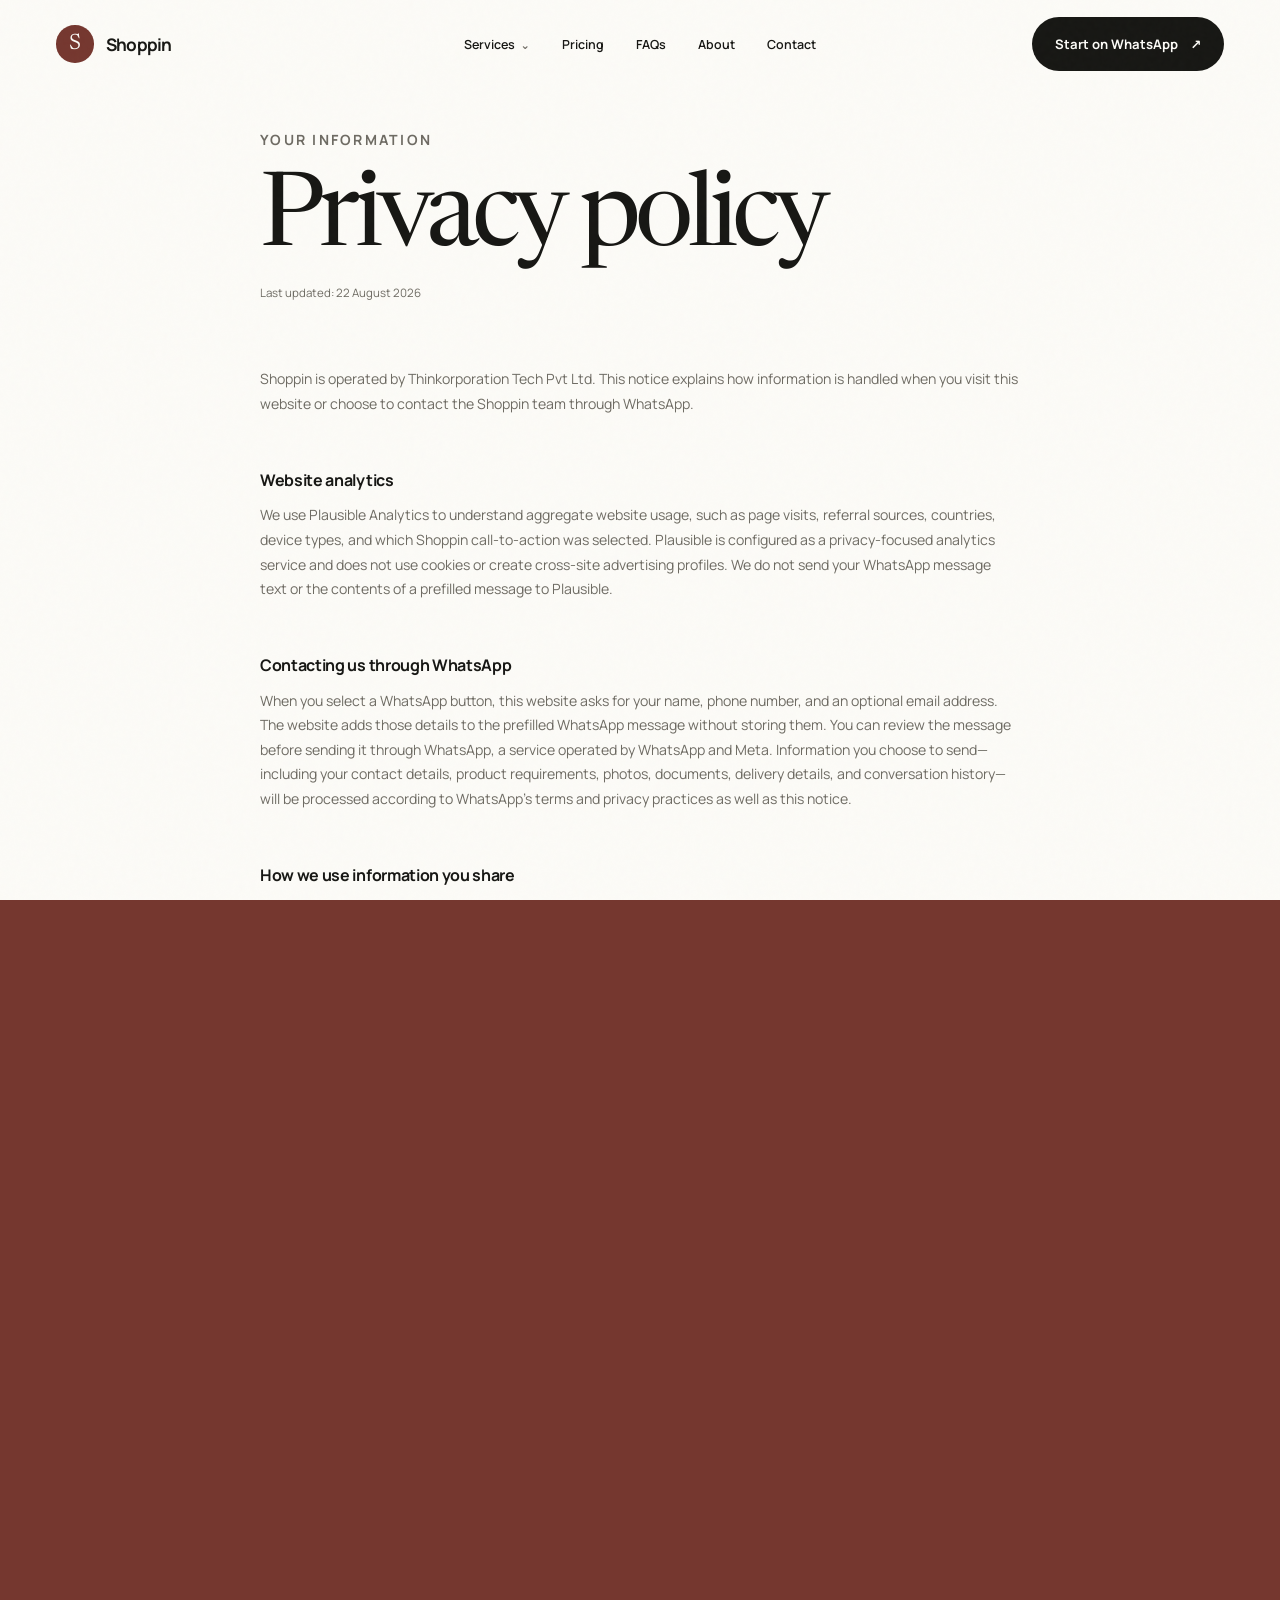
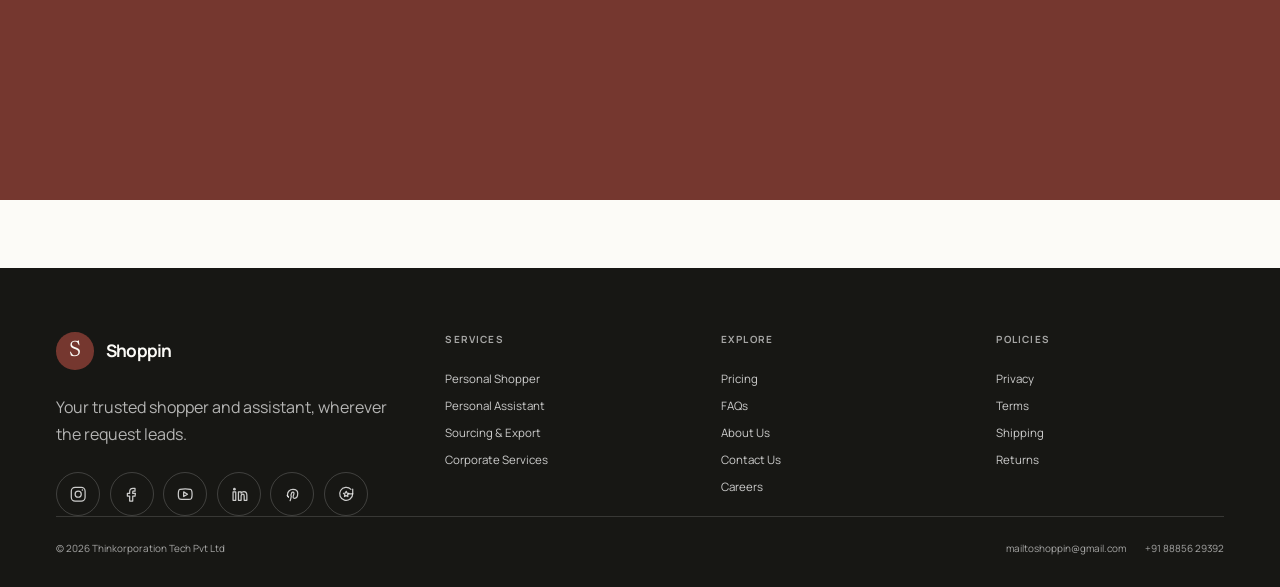
<file: privacy.html>
<!doctype html>
<html lang="en">
<head>
  <meta charset="utf-8">
  <meta name="viewport" content="width=device-width, initial-scale=1">
  <meta name="theme-color" content="#171714">
  <title>Privacy Policy | Shoppin</title>
  <meta name="description" content="How Shoppin handles website analytics and information shared through WhatsApp.">
  <link rel="preconnect" href="https://fonts.googleapis.com">
  <link rel="preconnect" href="https://fonts.gstatic.com" crossorigin>
  <link href="https://fonts.googleapis.com/css2?family=Manrope:wght@400;500;600;700&family=Newsreader:opsz,wght@6..72,400;6..72,500;6..72,600&display=swap" rel="stylesheet">
  <script defer data-domain="shoppin.co.in" src="https://plausible.io/js/script.js"></script>
  <link rel="stylesheet" href="styles.css">
</head>
<body class="legal-page">
  <div data-site-header></div>

  <main class="legal-content">
    <p class="eyebrow">Your information</p>
    <h1>Privacy policy</h1>
    <p class="legal-updated">Last updated: 22 August 2026</p>

    <p>
      Shoppin is operated by Thinkorporation Tech Pvt Ltd. This notice explains how information
      is handled when you visit this website or choose to contact the Shoppin team through WhatsApp.
    </p>

    <h2>Website analytics</h2>
    <p>
      We use Plausible Analytics to understand aggregate website usage, such as page visits,
      referral sources, countries, device types, and which Shoppin call-to-action was selected.
      Plausible is configured as a privacy-focused analytics service and does not use cookies or
      create cross-site advertising profiles. We do not send your WhatsApp message text or the
      contents of a prefilled message to Plausible.
    </p>

    <h2>Contacting us through WhatsApp</h2>
    <p>
      When you select a WhatsApp button, this website asks for your name, phone number, and an
      optional email address. The website adds those details to the prefilled WhatsApp message
      without storing them. You can review the message before sending it through WhatsApp, a
      service operated by WhatsApp and Meta. Information you choose to send—including your contact
      details, product requirements, photos, documents, delivery details, and conversation
      history—will be processed according to WhatsApp's terms and privacy practices as well as
      this notice.
    </p>

    <h2>How we use information you share</h2>
    <ul>
      <li>To understand, quote, coordinate, and fulfil your shopping or assistance request.</li>
      <li>To communicate approvals, payments, receipts, packing, shipping, and service updates.</li>
      <li>To meet legal, accounting, fraud-prevention, customs, and operational obligations.</li>
      <li>To improve Shoppin's services and customer experience.</li>
    </ul>

    <h2>Service providers and international transfers</h2>
    <p>
      We may share necessary information with retailers, shoppers, logistics providers, payment
      providers, customs or professional advisers when required to fulfil your request. These
      providers may process information in India or other countries relevant to your transaction.
      We do not sell personal information.
    </p>

    <h2>Retention and security</h2>
    <p>
      We retain information only for as long as reasonably required for the service, legal,
      accounting, dispute-resolution, and fraud-prevention purposes. We apply reasonable safeguards,
      but no internet or messaging service can be guaranteed to be completely secure.
    </p>

    <h2>Your choices</h2>
    <p>
      You may ask to access, correct, or delete information held by Shoppin, subject to legal and
      operational retention requirements. You can also choose not to send sensitive information
      through WhatsApp and ask the team for an appropriate alternative.
    </p>

    <h2>Contact</h2>
    <p>
      For privacy questions, email
      <a href="mailto:mailtoshoppin@gmail.com">mailtoshoppin@gmail.com</a>
      or call <a href="tel:+918885629392">+91 88856 29392</a>.
    </p>

    <h2>Policy changes</h2>
    <p>
      This notice may be updated as Shoppin's services, analytics, advertising, or legal obligations
      change. The latest version will be published on this page.
    </p>
  </main>
  <div data-site-footer></div>
  <script src="components.js"></script>
  <script src="app.js"></script>
</body>
</html>
</file>
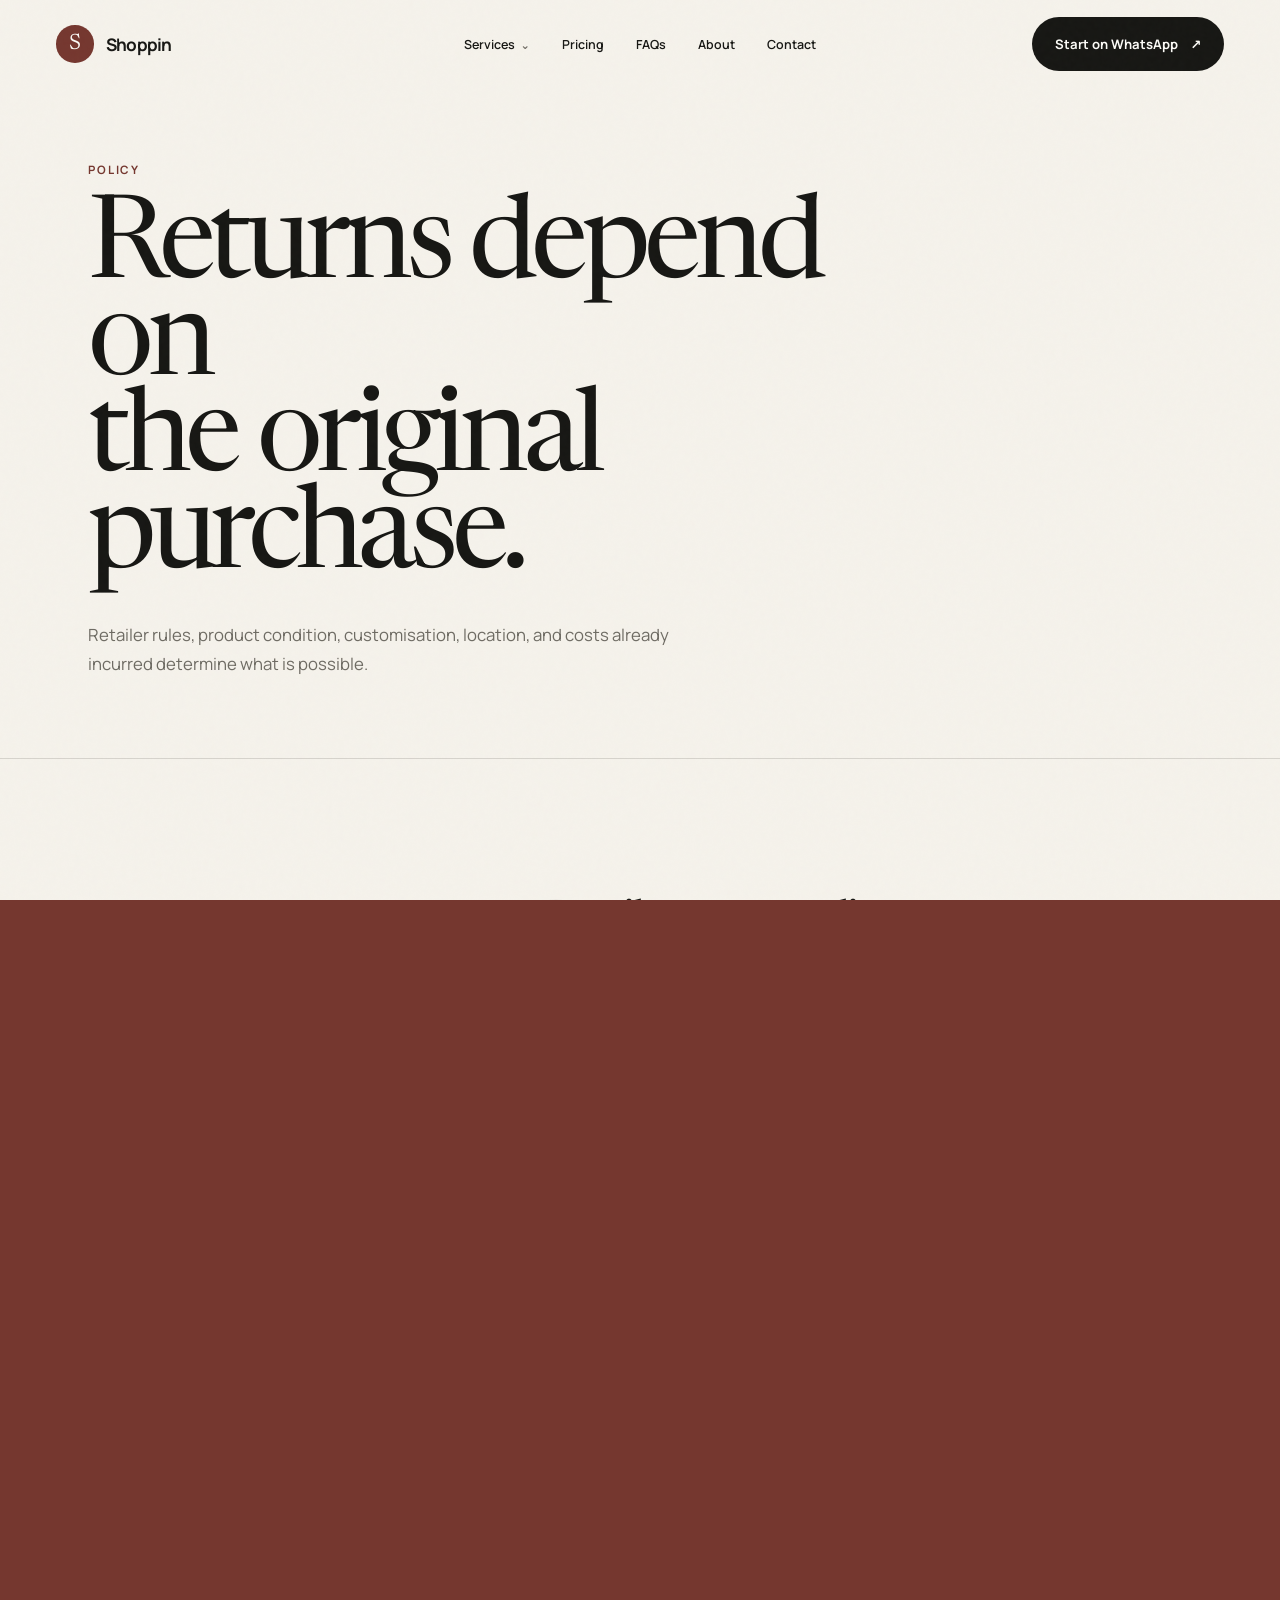
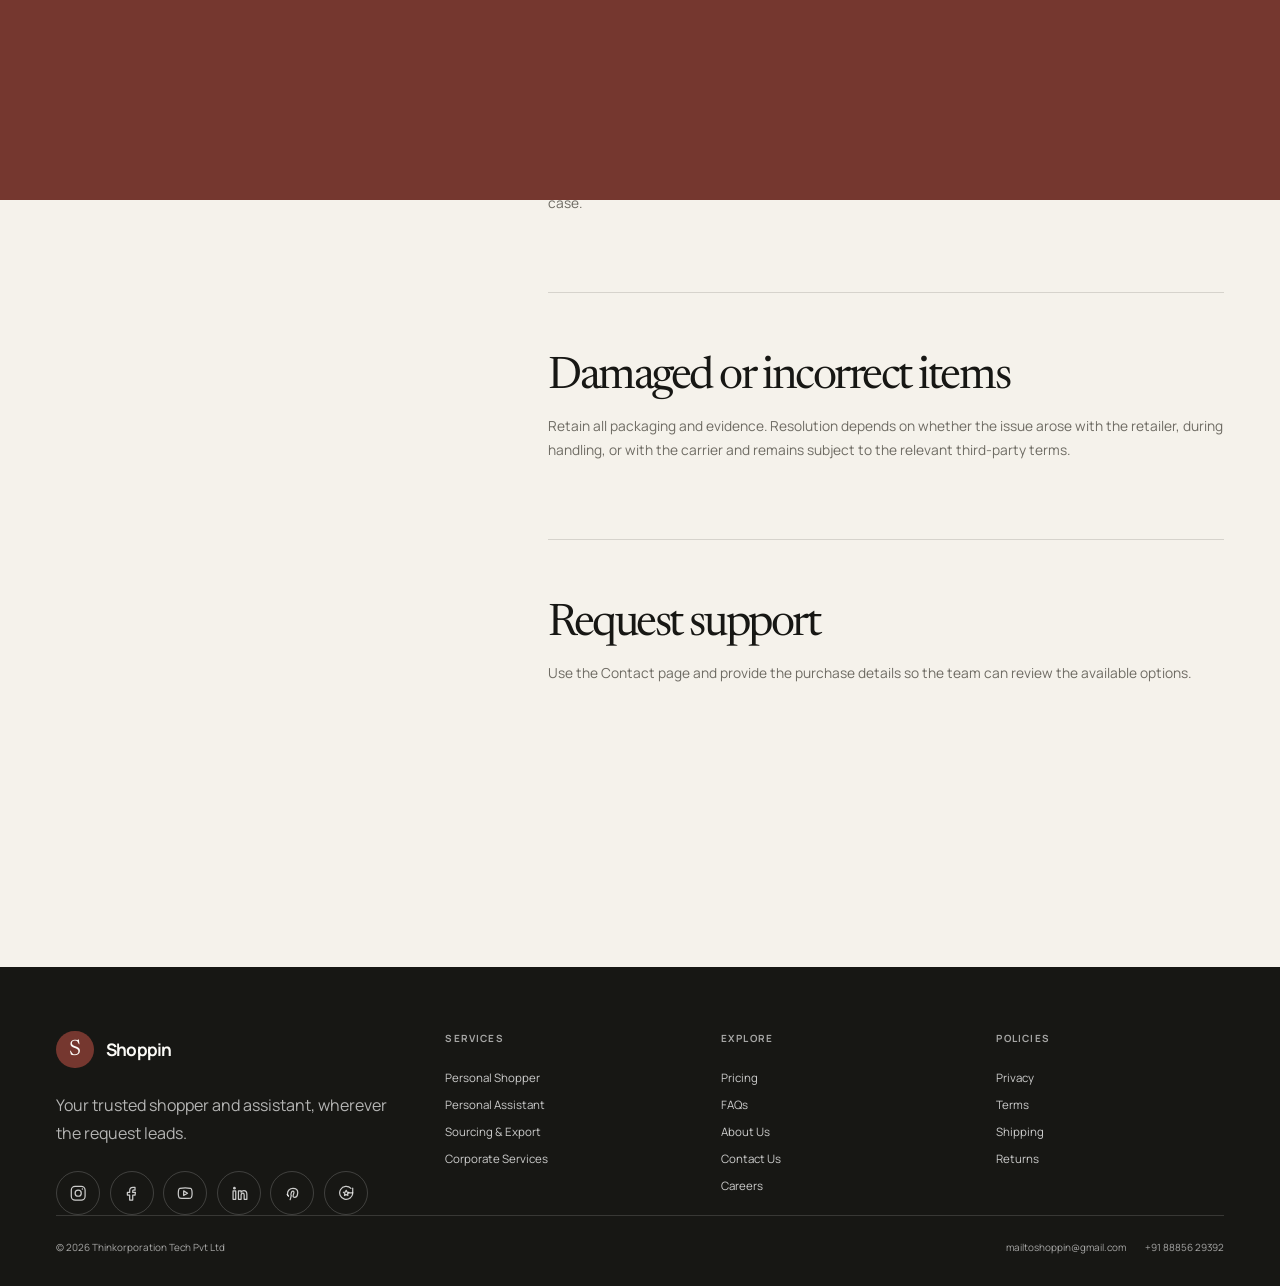
<file: returns.html>
<!doctype html>
<html lang="en">
<head><meta charset="utf-8"><meta name="viewport" content="width=device-width, initial-scale=1"><title>Return Policy | Shoppin</title><meta name="description" content="How retailer policies, service work, custom items, shipping, and timing affect returns and refunds through Shoppin."><link rel="preconnect" href="https://fonts.googleapis.com"><link rel="preconnect" href="https://fonts.gstatic.com" crossorigin><link href="https://fonts.googleapis.com/css2?family=Manrope:wght@400;500;600;700&family=Newsreader:opsz,wght@6..72,400;6..72,500;6..72,600&display=swap" rel="stylesheet"><script defer data-domain="shoppin.co.in" src="https://plausible.io/js/script.js"></script><link rel="stylesheet" href="styles.css"></head>
<body><div data-site-header></div><main class="page-main" id="main"><section class="content-hero"><p class="eyebrow">Policy</p><h1>Returns depend on<br>the original purchase.</h1><p>Retailer rules, product condition, customisation, location, and costs already incurred determine what is possible.</p></section><section class="content-layout section-pad"><aside class="content-aside"><p class="eyebrow">Last updated</p><h2>22 August 2026</h2></aside><div class="content-body">
  <section><h2>Retailer return policy</h2><p>Products purchased through Shoppin remain subject to the original seller's return, exchange, warranty, and refund rules. Some sellers, sale items, food, cosmetics, jewellery, custom products, and other categories may not allow returns.</p></section>
  <section><h2>Raise the issue promptly</h2><p>Contact Shoppin as soon as possible with the order context, issue description, photos, packaging, labels, and receipt information. Delays may make the retailer's return window unavailable.</p></section>
  <section><h2>Service fees and incurred costs</h2><p>Completed store visits, assistance, sourcing work, local travel, payment charges, customisation, packing, shipping, duties, and other costs already incurred may not be refundable even when a retailer accepts the product return.</p></section>
  <section><h2>International returns</h2><p>Returning an internationally shipped item may require additional courier charges, customs documentation, duties, and time. These costs can exceed the product value and are assessed case by case.</p></section>
  <section><h2>Damaged or incorrect items</h2><p>Retain all packaging and evidence. Resolution depends on whether the issue arose with the retailer, during handling, or with the carrier and remains subject to the relevant third-party terms.</p></section>
  <section><h2>Request support</h2><p>Use the <a href="contact.html">Contact page</a> and provide the purchase details so the team can review the available options.</p></section>
</div></section></main><div data-site-footer></div><script src="components.js"></script><script src="app.js"></script></body></html>
</file>
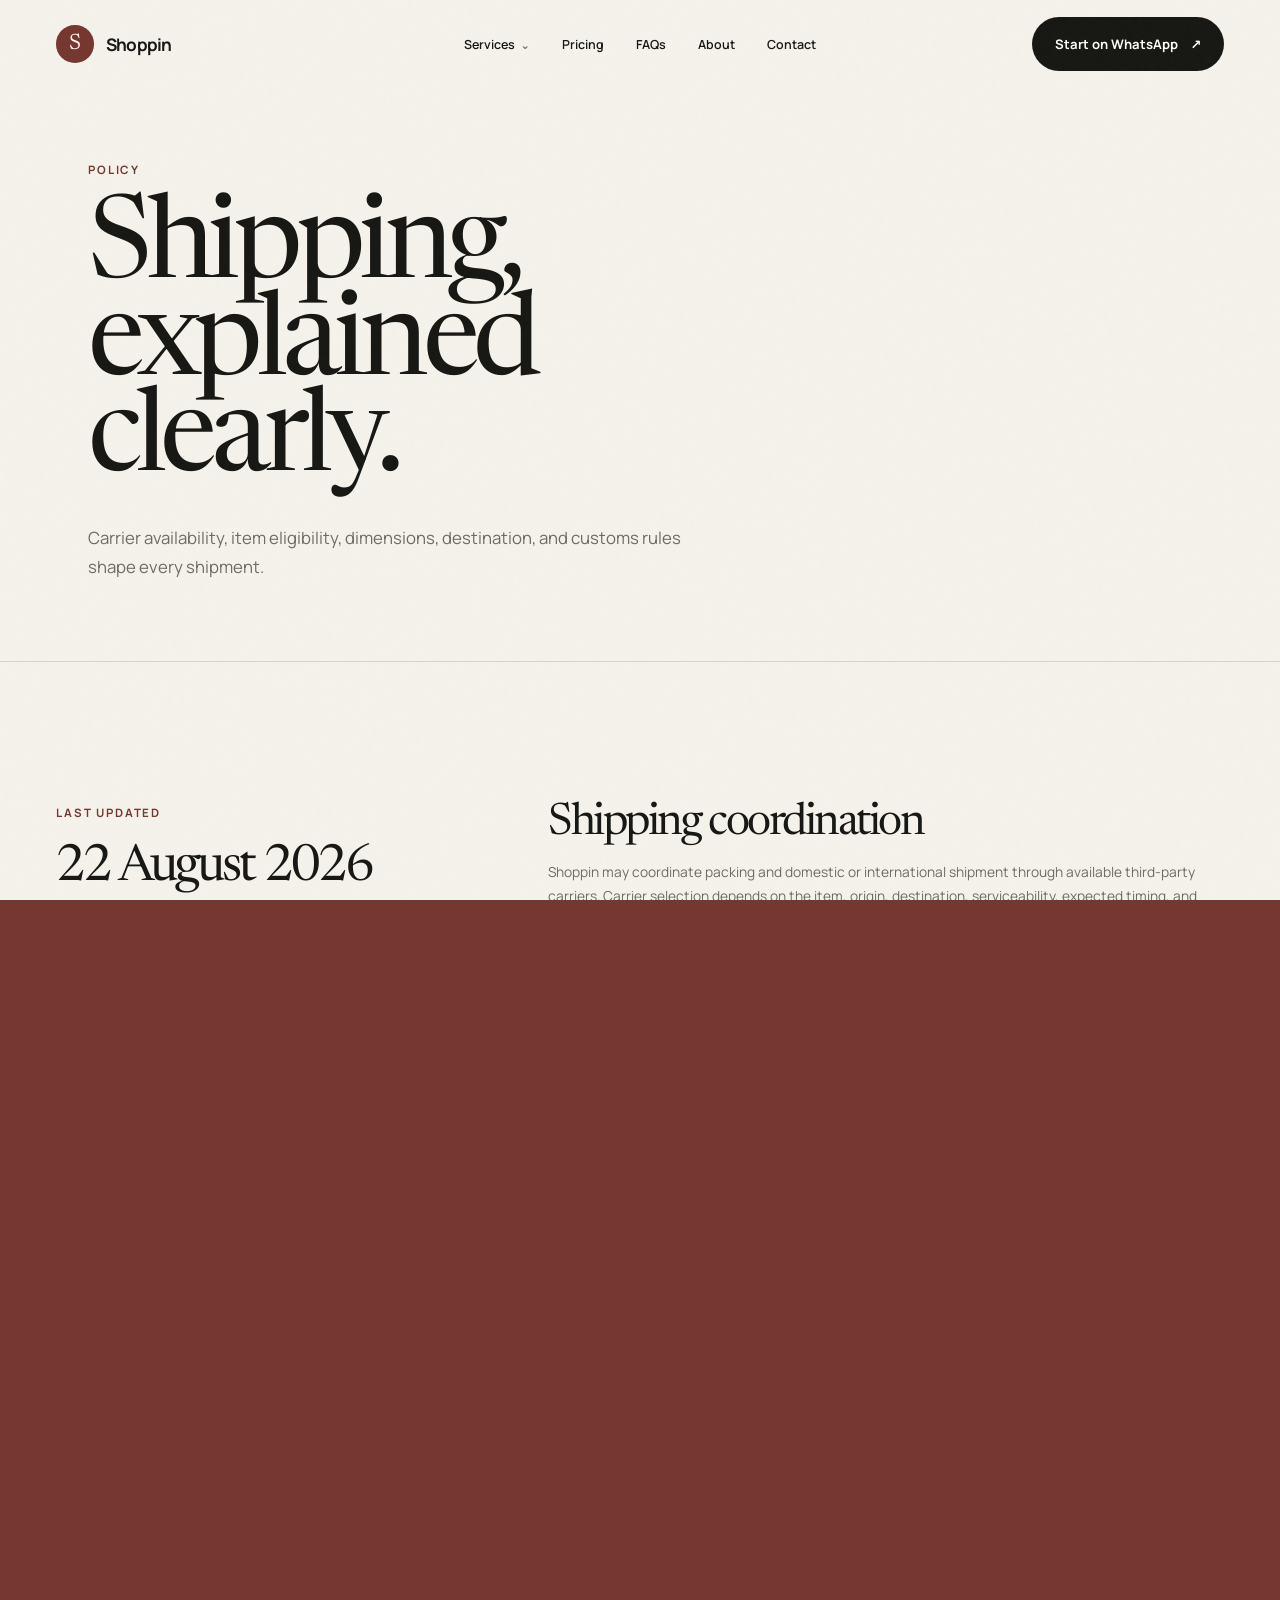
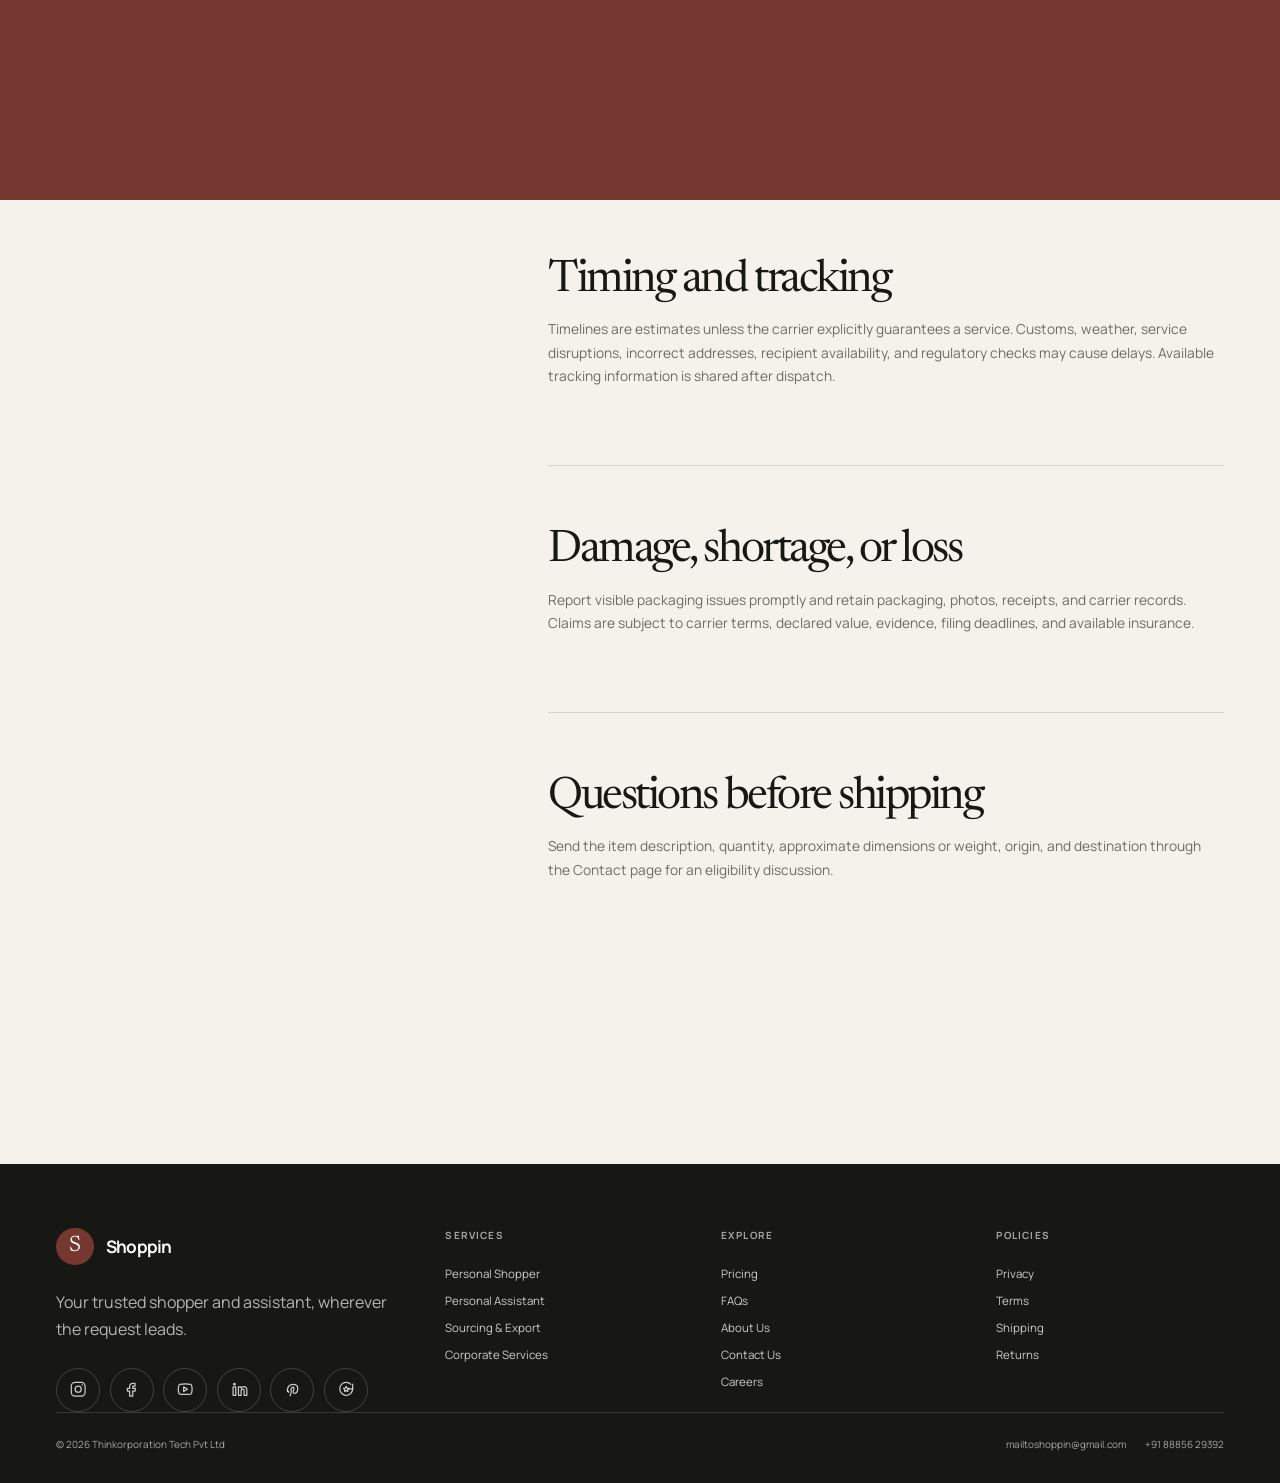
<file: shipping.html>
<!doctype html>
<html lang="en">
<head><meta charset="utf-8"><meta name="viewport" content="width=device-width, initial-scale=1"><title>Shipping Policy | Shoppin</title><meta name="description" content="How Shoppin coordinates domestic and international packing, carrier selection, chargeable weight, customs, and delivery."><link rel="preconnect" href="https://fonts.googleapis.com"><link rel="preconnect" href="https://fonts.gstatic.com" crossorigin><link href="https://fonts.googleapis.com/css2?family=Manrope:wght@400;500;600;700&family=Newsreader:opsz,wght@6..72,400;6..72,500;6..72,600&display=swap" rel="stylesheet"><script defer data-domain="shoppin.co.in" src="https://plausible.io/js/script.js"></script><link rel="stylesheet" href="styles.css"></head>
<body><div data-site-header></div><main class="page-main" id="main"><section class="content-hero"><p class="eyebrow">Policy</p><h1>Shipping,<br>explained clearly.</h1><p>Carrier availability, item eligibility, dimensions, destination, and customs rules shape every shipment.</p></section><section class="content-layout section-pad"><aside class="content-aside"><p class="eyebrow">Last updated</p><h2>22 August 2026</h2></aside><div class="content-body">
  <section><h2>Shipping coordination</h2><p>Shoppin may coordinate packing and domestic or international shipment through available third-party carriers. Carrier selection depends on the item, origin, destination, serviceability, expected timing, and quoted cost.</p></section>
  <section><h2>Eligibility and prohibited items</h2><p>Every shipment is subject to carrier and legal restrictions. Regulated medicines, perishables, liquids, batteries, hazardous goods, valuables, plants, food, cosmetics, and other categories may require documentation, special handling, or may be prohibited.</p></section>
  <section><h2>Chargeable weight</h2><p>Shipping may be charged using the higher of actual weight and volumetric weight after packing. Final dimensions and carrier assessment can therefore change an early estimate.</p></section>
  <section><h2>Customs, duties, and taxes</h2><p>The recipient may be required to provide information, complete clearance, or pay duties, taxes, storage, inspection, brokerage, or other destination charges. Shoppin cannot guarantee customs release or determine every destination charge in advance.</p></section>
  <section><h2>Timing and tracking</h2><p>Timelines are estimates unless the carrier explicitly guarantees a service. Customs, weather, service disruptions, incorrect addresses, recipient availability, and regulatory checks may cause delays. Available tracking information is shared after dispatch.</p></section>
  <section><h2>Damage, shortage, or loss</h2><p>Report visible packaging issues promptly and retain packaging, photos, receipts, and carrier records. Claims are subject to carrier terms, declared value, evidence, filing deadlines, and available insurance.</p></section>
  <section><h2>Questions before shipping</h2><p>Send the item description, quantity, approximate dimensions or weight, origin, and destination through the <a href="contact.html">Contact page</a> for an eligibility discussion.</p></section>
</div></section></main><div data-site-footer></div><script src="components.js"></script><script src="app.js"></script></body></html>
</file>
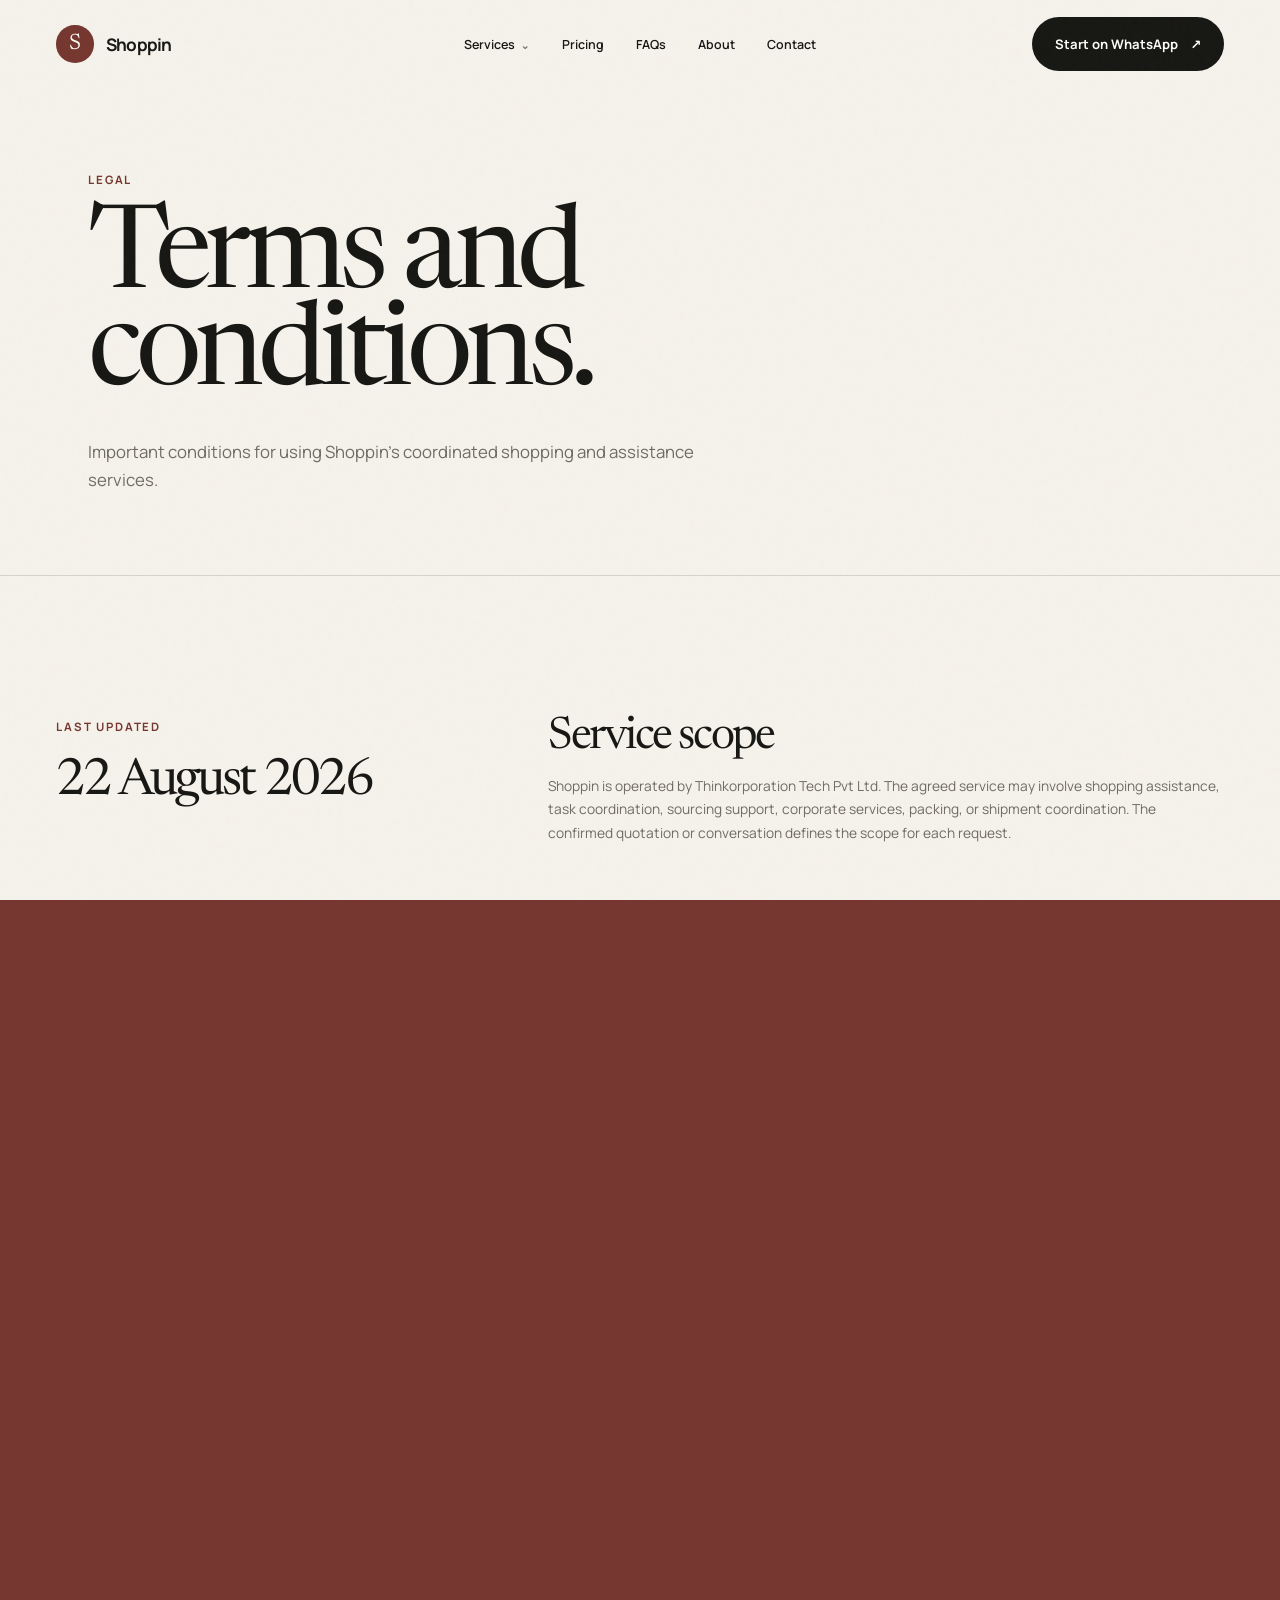
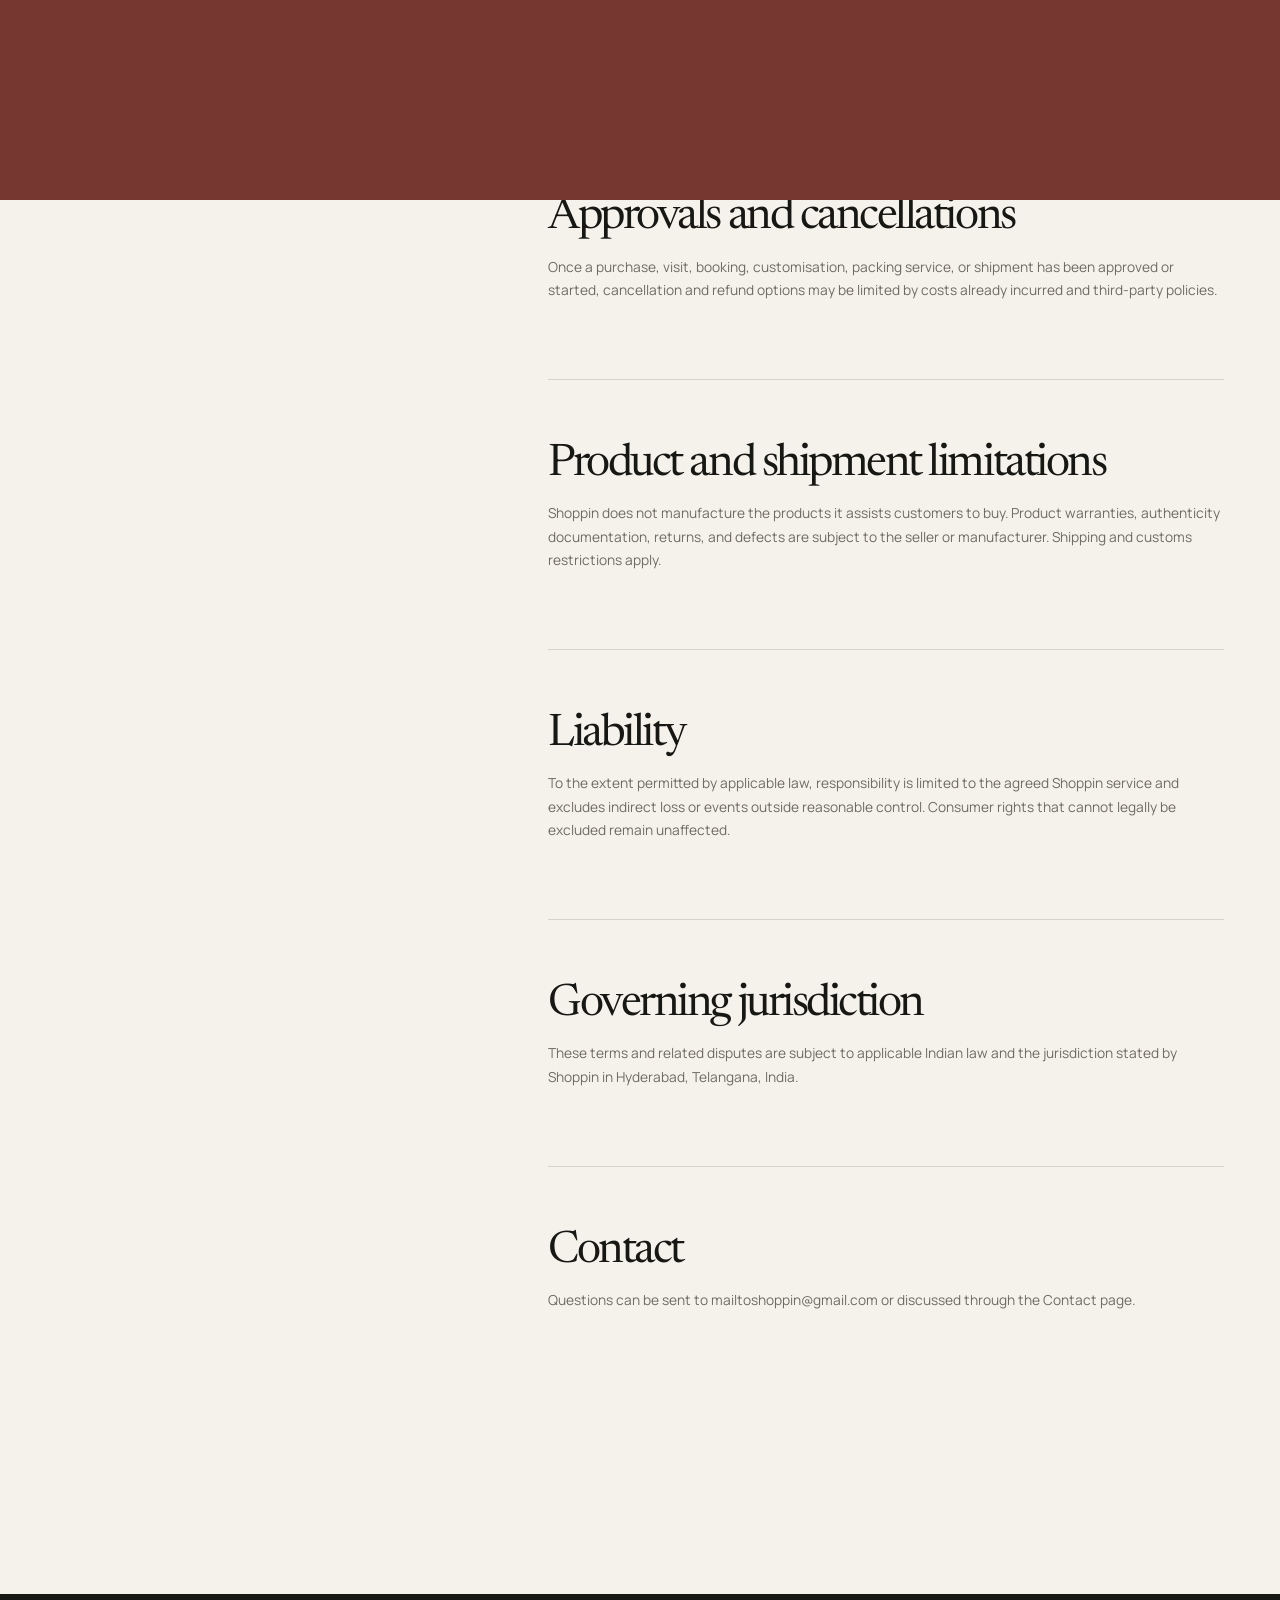
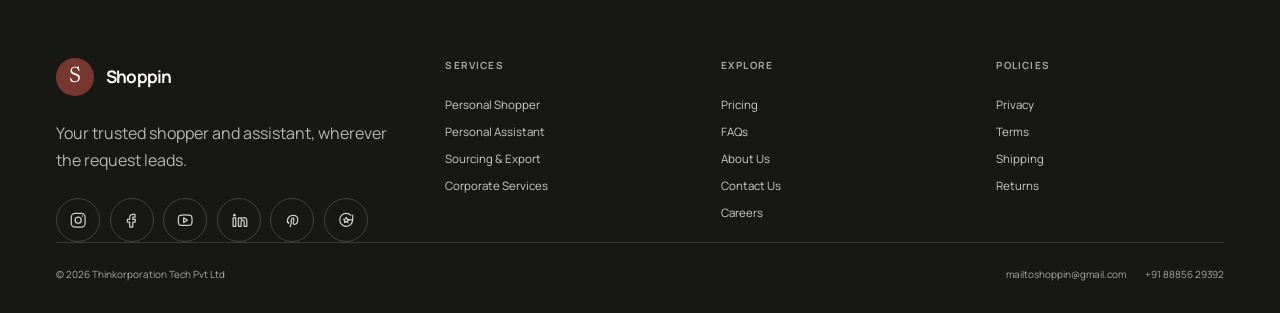
<file: terms.html>
<!doctype html>
<html lang="en">
<head><meta charset="utf-8"><meta name="viewport" content="width=device-width, initial-scale=1"><title>Terms and Conditions | Shoppin</title><meta name="description" content="Terms governing Shoppin shopping, assistance, sourcing, corporate, and shipping coordination services."><link rel="preconnect" href="https://fonts.googleapis.com"><link rel="preconnect" href="https://fonts.gstatic.com" crossorigin><link href="https://fonts.googleapis.com/css2?family=Manrope:wght@400;500;600;700&family=Newsreader:opsz,wght@6..72,400;6..72,500;6..72,600&display=swap" rel="stylesheet"><script defer data-domain="shoppin.co.in" src="https://plausible.io/js/script.js"></script><link rel="stylesheet" href="styles.css"></head>
<body><div data-site-header></div><main class="page-main" id="main"><section class="content-hero"><p class="eyebrow">Legal</p><h1>Terms and<br>conditions.</h1><p>Important conditions for using Shoppin's coordinated shopping and assistance services.</p></section><section class="content-layout section-pad"><aside class="content-aside"><p class="eyebrow">Last updated</p><h2>22 August 2026</h2></aside><div class="content-body">
  <section><h2>Service scope</h2><p>Shoppin is operated by Thinkorporation Tech Pvt Ltd. The agreed service may involve shopping assistance, task coordination, sourcing support, corporate services, packing, or shipment coordination. The confirmed quotation or conversation defines the scope for each request.</p></section>
  <section><h2>Customer responsibilities</h2><p>You must provide accurate requirements, lawful instructions, necessary permissions, correct recipient details, and timely approvals. You are responsible for checking whether an item is lawful and suitable for import, export, possession, or use at the destination.</p></section>
  <section><h2>Availability and third parties</h2><p>Retailers, suppliers, shoppers, couriers, payment providers, customs authorities, and other providers remain independent third parties. Availability, pricing, quality, policies, acceptance, and timelines may change outside Shoppin's control.</p></section>
  <section><h2>Quotes and payment</h2><p>Known service, product, and third-party costs are communicated based on available information. Work or purchases may require advance payment. Estimates may change when the scope, store price, dimensions, carrier assessment, customs requirement, or third-party charge changes.</p></section>
  <section><h2>Approvals and cancellations</h2><p>Once a purchase, visit, booking, customisation, packing service, or shipment has been approved or started, cancellation and refund options may be limited by costs already incurred and third-party policies.</p></section>
  <section><h2>Product and shipment limitations</h2><p>Shoppin does not manufacture the products it assists customers to buy. Product warranties, authenticity documentation, returns, and defects are subject to the seller or manufacturer. Shipping and customs restrictions apply.</p></section>
  <section><h2>Liability</h2><p>To the extent permitted by applicable law, responsibility is limited to the agreed Shoppin service and excludes indirect loss or events outside reasonable control. Consumer rights that cannot legally be excluded remain unaffected.</p></section>
  <section><h2>Governing jurisdiction</h2><p>These terms and related disputes are subject to applicable Indian law and the jurisdiction stated by Shoppin in Hyderabad, Telangana, India.</p></section>
  <section><h2>Contact</h2><p>Questions can be sent to <a href="mailto:mailtoshoppin@gmail.com">mailtoshoppin@gmail.com</a> or discussed through the <a href="contact.html">Contact page</a>.</p></section>
</div></section></main><div data-site-footer></div><script src="components.js"></script><script src="app.js"></script></body></html>
</file>
<file: styles.css>
:root {
  --ink: #171714;
  --ink-soft: #272622;
  --porcelain: #f5f2eb;
  --paper: #fcfbf7;
  --oxblood: #75372f;
  --sage: #9caa92;
  --brass: #b7955c;
  --muted: #6e6b63;
  --line: rgba(23, 23, 20, 0.14);
  --whatsapp: #1e7d52;
  --display: "Newsreader", Georgia, serif;
  --body: "Manrope", system-ui, sans-serif;
}

* { box-sizing: border-box; }
html { scroll-behavior: smooth; }
body {
  margin: 0;
  color: var(--ink);
  background: var(--porcelain);
  font-family: var(--body);
  overflow-x: hidden;
}
body.menu-open { overflow: hidden; }
body.has-whatsapp-dialog { overflow: hidden; }
body::after {
  content: "";
  position: fixed;
  z-index: 999;
  inset: 0;
  pointer-events: none;
  background: var(--oxblood);
  transform: translateY(100%);
  transition: transform 260ms cubic-bezier(.7, 0, .3, 1);
}
body.page-leaving::after { transform: translateY(0); }
a { color: inherit; text-decoration: none; }
button { color: inherit; font: inherit; }
img { display: block; max-width: 100%; }
p { color: var(--muted); line-height: 1.7; }
h1, h2, h3, p { margin-top: 0; }
h1, h2 {
  margin-bottom: 0;
  font-family: var(--display);
  font-weight: 400;
  letter-spacing: -0.055em;
}
h2 {
  font-size: clamp(3rem, 6.1vw, 6.8rem);
  line-height: 0.92;
}
h2 em, .statement-title em {
  color: var(--oxblood);
  font-weight: 400;
}
.sr-only {
  position: absolute;
  width: 1px;
  height: 1px;
  padding: 0;
  margin: -1px;
  overflow: hidden;
  clip: rect(0, 0, 0, 0);
  white-space: nowrap;
  border: 0;
}
.skip-link {
  position: fixed;
  top: 0.75rem;
  left: 0.75rem;
  z-index: 1000;
  padding: 0.75rem 1rem;
  color: var(--paper);
  background: var(--ink);
  transform: translateY(-150%);
}
.skip-link:focus { transform: translateY(0); }
.grain {
  position: fixed;
  z-index: 100;
  inset: 0;
  opacity: 0.025;
  pointer-events: none;
  background-image: url("data:image/svg+xml,%3Csvg viewBox='0 0 180 180' xmlns='http://www.w3.org/2000/svg'%3E%3Cfilter id='n'%3E%3CfeTurbulence type='fractalNoise' baseFrequency='.85' numOctaves='3' stitchTiles='stitch'/%3E%3C/filter%3E%3Crect width='100%25' height='100%25' filter='url(%23n)' opacity='.8'/%3E%3C/svg%3E");
}
.section-pad {
  width: min(1440px, calc(100% - 7rem));
  margin: 0 auto;
  padding: clamp(6rem, 11vw, 11rem) 0;
}
.eyebrow {
  margin-bottom: 1.4rem;
  color: var(--oxblood);
  font-size: 0.72rem;
  font-weight: 700;
  letter-spacing: 0.16em;
  text-transform: uppercase;
}
.button {
  display: inline-flex;
  min-height: 3.35rem;
  align-items: center;
  justify-content: center;
  gap: 0.8rem;
  padding: 0.9rem 1.35rem;
  border: 1px solid transparent;
  border-radius: 999px;
  font-size: 0.82rem;
  font-weight: 700;
  transition: color 180ms ease, background 180ms ease, border-color 180ms ease, transform 180ms ease;
}
.button span, .card-link span { transition: transform 180ms ease; }
.button:hover span, .card-link:hover span { transform: translate(3px, -3px); }
.button:hover { transform: translateY(-2px); }
.button-dark { color: var(--paper); background: var(--ink); }
.button-light { color: var(--ink); background: var(--paper); }
.button-whatsapp { color: white; background: var(--whatsapp); }
.button-large { min-height: 4.25rem; padding-inline: 2rem; font-size: 0.9rem; }

.site-header {
  position: fixed;
  top: 0;
  left: 0;
  z-index: 90;
  width: 100%;
  min-height: 5.5rem;
  display: grid;
  grid-template-columns: 1fr auto 1fr;
  align-items: center;
  gap: 2rem;
  padding: 0 3.5rem;
  transition: min-height 250ms ease, background 250ms ease, box-shadow 250ms ease;
}
.site-header.scrolled {
  min-height: 4.7rem;
  background: rgba(245, 242, 235, 0.93);
  box-shadow: 0 1px 0 var(--line);
  backdrop-filter: blur(16px);
}
.brand { display: inline-flex; align-items: center; gap: 0.75rem; justify-self: start; }
.brand-mark {
  width: 2.35rem;
  height: 2.35rem;
  display: grid;
  place-items: center;
  border-radius: 50%;
  color: var(--paper);
  background: var(--oxblood);
  font-family: var(--display);
  font-size: 1.4rem;
}
.brand-name { font-size: 1.08rem; font-weight: 700; letter-spacing: -0.04em; }
.primary-nav { display: flex; align-items: center; gap: 2rem; }
.primary-nav a {
  position: relative;
  font-size: 0.78rem;
  font-weight: 600;
}
.primary-nav a::after {
  content: "";
  position: absolute;
  left: 0;
  right: 100%;
  bottom: -0.35rem;
  height: 1px;
  background: var(--ink);
  transition: right 180ms ease;
}
.primary-nav a:hover::after { right: 0; }
.nav-dropdown { position: relative; }
.nav-dropdown > summary {
  display: flex;
  align-items: center;
  gap: 0.35rem;
  cursor: pointer;
  list-style: none;
  font-size: 0.78rem;
  font-weight: 600;
}
.nav-dropdown > summary::-webkit-details-marker { display: none; }
.nav-dropdown > summary::after { content: "⌄"; color: var(--muted); font-size: 0.7rem; }
.nav-dropdown-menu {
  position: absolute;
  top: calc(100% + 1.4rem);
  left: 50%;
  width: 18rem;
  display: grid;
  padding: 0.65rem;
  border: 1px solid var(--line);
  background: rgba(252,251,247,0.98);
  box-shadow: 0 1.5rem 4rem rgba(23,23,20,0.12);
  transform: translateX(-50%);
}
.nav-dropdown-menu a { padding: 0.85rem 0.9rem; border-bottom: 1px solid var(--line); }
.nav-dropdown-menu a:last-child { border-bottom: 0; }
.nav-dropdown-menu a::after { display: none; }
.nav-dropdown-menu a:hover { background: var(--porcelain); }
.header-cta { justify-self: end; }
.menu-toggle { display: none; }

.hero {
  position: relative;
  min-height: 100svh;
  display: grid;
  grid-template-columns: minmax(0, 0.95fr) minmax(31rem, 0.75fr);
  gap: clamp(2rem, 5vw, 7rem);
  align-items: center;
  padding: 8rem 3.5rem 5rem;
}
.hero-copy { position: relative; z-index: 2; padding-left: clamp(0rem, 4vw, 5rem); }
.hero h1 {
  max-width: 12ch;
  font-size: clamp(4.5rem, 7.6vw, 9.8rem);
  line-height: 0.84;
}
.hero-line { display: block; overflow: hidden; padding-bottom: 0.07em; }
.hero-line > span { display: block; }
.hero-line-italic { color: var(--oxblood); font-style: italic; }
.hero-intro {
  max-width: 42rem;
  margin: 2rem 0 0;
  font-size: clamp(1rem, 1.25vw, 1.22rem);
}
.hero-actions { display: flex; align-items: center; gap: 1.6rem; margin-top: 2rem; }
.text-link {
  padding: 0.7rem 0;
  border-bottom: 1px solid var(--line);
  font-size: 0.8rem;
  font-weight: 700;
}
.hero-trust { display: flex; flex-wrap: wrap; gap: 0.65rem 1.4rem; margin-top: 2.2rem; }
.hero-trust span {
  position: relative;
  color: var(--muted);
  font-size: 0.7rem;
  font-weight: 600;
}
.hero-trust span:not(:last-child)::after {
  content: "·";
  position: absolute;
  right: -0.85rem;
}
.hero-media {
  position: relative;
  height: min(76vh, 760px);
  min-height: 34rem;
  align-self: center;
}
.hero-image-wrap { height: 100%; overflow: hidden; border-radius: 0 0 0 9rem; background: var(--sage); }
.hero-image-wrap img { width: 100%; height: 100%; object-fit: cover; object-position: left center; filter: saturate(0.82) contrast(1.03); }
.hero-image-wrap::after {
  content: "";
  position: absolute;
  inset: 0;
  background: linear-gradient(180deg, transparent 55%, rgba(23, 23, 20, 0.34));
  border-radius: inherit;
}
.live-card {
  position: absolute;
  left: -3.7rem;
  bottom: 4rem;
  min-width: 15rem;
  display: flex;
  align-items: center;
  gap: 0.85rem;
  padding: 1rem 1.15rem;
  background: rgba(252, 251, 247, 0.92);
  box-shadow: 0 1.5rem 4rem rgba(23, 23, 20, 0.18);
  backdrop-filter: blur(14px);
}
.live-dot { width: 0.65rem; height: 0.65rem; border-radius: 50%; background: #d94b3d; box-shadow: 0 0 0 0.35rem rgba(217, 75, 61, 0.12); }
.live-card small, .live-card strong { display: block; }
.live-card small { margin-bottom: 0.25rem; color: var(--muted); font-size: 0.65rem; }
.live-card strong { font-size: 0.78rem; }
.location-note {
  position: absolute;
  top: 1.8rem;
  right: -0.5rem;
  padding: 0.75rem 1rem;
  color: var(--paper);
  border: 1px solid rgba(255,255,255,0.35);
  font-size: 0.65rem;
  letter-spacing: 0.1em;
  text-transform: uppercase;
  backdrop-filter: blur(12px);
}
.scroll-cue {
  position: absolute;
  bottom: 1.5rem;
  left: 3.5rem;
  display: flex;
  align-items: center;
  gap: 0.8rem;
  color: var(--muted);
  font-size: 0.62rem;
  letter-spacing: 0.12em;
  text-transform: uppercase;
}
.scroll-cue i { width: 3.5rem; height: 1px; background: var(--line); }

.statement { border-top: 1px solid var(--line); }
.statement-title { max-width: 12ch; font-size: clamp(3.6rem, 7vw, 8.2rem); }
.statement-detail {
  width: 48%;
  margin: 4rem 0 0 auto;
  display: grid;
  grid-template-columns: 0.85fr 1.15fr;
  gap: 3rem;
}
.statement-detail > p { margin: 0; font-size: 1.02rem; }
.benefit-list { display: grid; }
.benefit-list span { padding: 0.9rem 0; border-top: 1px solid var(--line); font-size: 0.78rem; font-weight: 600; }
.benefit-list b { margin-right: 1rem; color: var(--oxblood); font-size: 0.65rem; }

.services { width: 100%; padding-left: 3.5rem; padding-right: 3.5rem; background: var(--paper); }
.section-heading {
  display: grid;
  grid-template-columns: 1.25fr 0.75fr;
  gap: 3rem;
  align-items: end;
  margin-bottom: 5rem;
}
.section-heading > p { max-width: 30rem; margin: 0 0 0 auto; }
.service-grid {
  display: grid;
  grid-template-columns: repeat(2, minmax(0, 1fr));
  gap: 1px;
  background: var(--line);
  border: 1px solid var(--line);
}
.service-card { display: grid; grid-template-columns: 0.72fr 1fr; min-height: 34rem; background: var(--paper); }
.service-card-featured { grid-column: span 2; grid-template-columns: 1.15fr 0.85fr; min-height: 41rem; }
.service-grid-editorial .service-card { grid-template-columns: 1fr; min-height: auto; }
.service-grid-editorial .service-image { height: 25rem; }
.service-grid-editorial .service-copy { min-height: 28rem; }
.services-cta { display: flex; justify-content: space-between; align-items: center; gap: 2rem; padding: 2rem 0 0; }
.services-cta p { max-width: 34rem; margin: 0; }
.service-image { position: relative; overflow: hidden; min-height: 18rem; background: #d7d3ca; }
.service-image img { width: 100%; height: 100%; object-fit: cover; filter: saturate(0.75); transition: transform 700ms cubic-bezier(.2,.7,.2,1), filter 300ms ease; }
.service-card:hover .service-image img { transform: scale(1.035); filter: saturate(0.95); }
.service-number {
  position: absolute;
  top: 1rem;
  left: 1rem;
  width: 2.25rem;
  height: 2.25rem;
  display: grid;
  place-items: center;
  color: var(--paper);
  background: rgba(23,23,20,0.72);
  border-radius: 50%;
  font-size: 0.68rem;
  backdrop-filter: blur(8px);
}
.service-copy { display: flex; flex-direction: column; justify-content: center; padding: clamp(2rem, 4vw, 4.5rem); }
.service-copy h3 { margin: 0 0 1rem; font-family: var(--display); font-size: clamp(2.2rem, 3.2vw, 4rem); font-weight: 400; letter-spacing: -0.045em; }
.service-copy > p:not(.eyebrow) { max-width: 33rem; }
.service-tags { display: flex; flex-wrap: wrap; gap: 0.5rem; margin: 1rem 0 2rem; }
.service-tags span { padding: 0.5rem 0.75rem; border: 1px solid var(--line); border-radius: 99px; color: var(--muted); font-size: 0.65rem; }
.card-link {
  width: fit-content;
  display: inline-flex;
  align-items: center;
  gap: 0.7rem;
  margin-top: auto;
  padding-bottom: 0.5rem;
  border-bottom: 1px solid var(--ink);
  font-size: 0.74rem;
  font-weight: 700;
}

.process {
  width: 100%;
  min-height: 100vh;
  display: grid;
  grid-template-columns: 0.75fr 0.9fr 0.85fr;
  gap: clamp(2rem, 5vw, 6rem);
  align-items: center;
  padding-left: 5.5rem;
  padding-right: 5.5rem;
  color: var(--paper);
  background: var(--ink);
}
.process .eyebrow { color: var(--sage); }
.process h2 { font-size: clamp(3.5rem, 5.2vw, 6rem); }
.process-intro > p:not(.eyebrow) { margin: 1.5rem 0 2rem; color: rgba(252,251,247,0.6); }
.process-steps { border-top: 1px solid rgba(255,255,255,0.16); }
.process-step {
  display: grid;
  grid-template-columns: 2.5rem 1fr;
  gap: 1rem;
  padding: 1.3rem 0;
  border-bottom: 1px solid rgba(255,255,255,0.16);
  opacity: 1;
  transition: background 250ms ease, transform 250ms ease;
}
.process-step.is-active { padding-left: 0.8rem; background: rgba(255,255,255,0.045); transform: translateX(0.35rem); }
.process-step > span { color: var(--sage); font-size: 0.65rem; }
.process-step h3 { margin-bottom: 0.3rem; font-family: var(--display); font-size: 1.45rem; font-weight: 400; }
.process-step p { margin: 0; color: rgba(252,251,247,0.56); font-size: 0.75rem; line-height: 1.5; }
.process-visual { position: relative; }
.phone-shell {
  position: relative;
  width: min(100%, 20rem);
  margin: 0 auto;
  padding: 0.55rem;
  border: 1px solid rgba(255,255,255,0.22);
  border-radius: 2rem;
  background: #0e0e0c;
  box-shadow: 0 3rem 8rem rgba(0,0,0,0.45);
}
.phone-top { height: 2rem; display: flex; justify-content: space-between; align-items: center; padding: 0 1rem; font-size: 0.58rem; }
.phone-top i { width: 4.2rem; height: 1.2rem; border-radius: 99px; background: #000; }
.video-frame { position: relative; height: 27rem; overflow: hidden; border-radius: 1.35rem; }
.video-frame img { position: absolute; inset: 0; width: 100%; height: 100%; object-fit: cover; opacity: 0; transform: scale(1.04); }
.video-frame img.is-active { opacity: 1; transform: scale(1); }
.video-frame::after { content: ""; position: absolute; inset: 0; background: linear-gradient(180deg, transparent 60%, rgba(0,0,0,0.55)); }
.video-label { position: absolute; z-index: 1; bottom: 1rem; left: 1rem; font-size: 0.65rem; }
.phone-status { display: flex; align-items: center; gap: 0.8rem; padding: 1rem 0.6rem 0.7rem; }
.status-icon { width: 2rem; height: 2rem; display: grid; place-items: center; border-radius: 50%; color: var(--ink); background: var(--sage); font-size: 0.7rem; }
.phone-status small, .phone-status strong { display: block; }
.phone-status small { margin-bottom: 0.15rem; color: rgba(255,255,255,0.48); font-size: 0.58rem; }
.phone-status strong { font-size: 0.72rem; }
.orbit-note { position: absolute; padding: 0.65rem 0.8rem; border: 1px solid rgba(255,255,255,0.18); color: rgba(255,255,255,0.75); background: rgba(23,23,20,0.7); font-size: 0.6rem; backdrop-filter: blur(10px); }
.orbit-note-one { top: 22%; left: -1.8rem; }
.orbit-note-two { right: -1.2rem; bottom: 24%; }

.service-showcase { width: 100%; padding-left: 3.5rem; padding-right: 3.5rem; background: var(--porcelain); }
.service-reel-marquee {
  position: relative;
  width: calc(100% + 7rem);
  margin-left: -3.5rem;
  overflow: hidden;
  padding: 2rem 0 5.5rem;
  -webkit-mask-image: linear-gradient(90deg, transparent, #000 7%, #000 93%, transparent);
  mask-image: linear-gradient(90deg, transparent, #000 7%, #000 93%, transparent);
}
.service-reel-marquee::after {
  content: "";
  position: absolute;
  z-index: 0;
  left: 50%;
  bottom: -25rem;
  width: 135%;
  height: 29rem;
  border: 1px solid rgba(117,55,47,0.16);
  border-radius: 50%;
  transform: translateX(-50%);
  pointer-events: none;
}
.service-reel-track {
  position: relative;
  z-index: 1;
  display: flex;
  width: max-content;
  animation: service-reel-scroll 42s linear infinite;
  will-change: transform;
}
.service-reel-marquee:hover .service-reel-track,
.service-reel-marquee:focus-within .service-reel-track { animation-play-state: paused; }
.service-reel-group { display: flex; flex-shrink: 0; gap: clamp(0.8rem, 1.6vw, 1.5rem); padding-right: clamp(0.8rem, 1.6vw, 1.5rem); }
.service-reel-card {
  --arc-y: 0rem;
  position: relative;
  flex: 0 0 auto;
  width: clamp(10.5rem, 17vw, 15rem);
  aspect-ratio: 9 / 16;
  padding: 0;
  overflow: hidden;
  border: 1px solid rgba(23,23,20,0.12);
  border-radius: 1rem;
  background: var(--paper);
  cursor: pointer;
  box-shadow: 0 1.5rem 3.5rem rgba(23,23,20,0.14);
  transform: translateY(var(--arc-y));
  transition: transform 260ms ease, box-shadow 260ms ease;
}
.service-reel-card:nth-child(7n + 1) { --arc-y: 3.2rem; }
.service-reel-card:nth-child(7n + 2) { --arc-y: 1.45rem; }
.service-reel-card:nth-child(7n + 3) { --arc-y: 0.4rem; }
.service-reel-card:nth-child(7n + 5) { --arc-y: 0.4rem; }
.service-reel-card:nth-child(7n + 6) { --arc-y: 1.45rem; }
.service-reel-card:nth-child(7n + 7) { --arc-y: 3.2rem; }
.service-reel-card:hover { transform: translateY(calc(var(--arc-y) - 0.55rem)); box-shadow: 0 2rem 4.5rem rgba(23,23,20,0.2); }
.service-reel-media { position: relative; width: 100%; height: 100%; display: block; overflow: hidden; border-radius: inherit; }
.service-reel-media::after { content: ""; position: absolute; inset: 55% 0 0; background: linear-gradient(transparent, rgba(23,23,20,0.58)); }
.service-reel-media img { width: 100%; height: 100%; object-fit: cover; border-radius: inherit; filter: saturate(0.84); transition: transform 600ms cubic-bezier(0.22, 1, 0.36, 1); }
.service-reel-card:hover img { transform: scale(1.035); }
.service-reel-media > span { position: absolute; z-index: 1; left: 1rem; bottom: 1rem; color: var(--paper); font-size: 0.62rem; font-weight: 700; letter-spacing: 0.1em; text-transform: uppercase; }
.service-reel-card:focus-visible { outline: 3px solid var(--oxblood); outline-offset: 5px; }
.service-video-dialog[hidden] { display: none; }
.service-video-dialog { position: fixed; z-index: 100; inset: 0; display: grid; place-items: center; padding: 1rem; }
.service-video-dialog-backdrop { position: absolute; inset: 0; background: rgba(13,13,12,0.82); backdrop-filter: blur(20px); }
.service-video-dialog-content { position: relative; z-index: 1; display: grid; grid-template-columns: 3.5rem auto 3.5rem; gap: clamp(0.75rem, 2vw, 1.5rem); align-items: center; }
.service-video-player-shell {
  position: relative;
  width: min(72vw, 25rem);
  max-height: 86vh;
  aspect-ratio: 9 / 16;
  overflow: hidden;
  border: 1px solid rgba(23,23,20,0.12);
  border-radius: 1rem;
  background: #000;
  box-shadow: 0 2.5rem 7rem rgba(0,0,0,0.48);
}
.service-video-player, .service-video-player iframe { width: 100%; height: 100%; border: 0; border-radius: inherit; }
.service-video-player { position: relative; z-index: 2; overflow: hidden; }
.service-video-dialog-close, .service-video-dialog-arrow { width: 3.5rem; height: 3.5rem; display: grid; place-items: center; padding: 0; border: 1px solid rgba(255,255,255,0.24); border-radius: 50%; color: var(--paper); background: rgba(255,255,255,0.09); font-size: 1.3rem; cursor: pointer; transition: background 180ms ease, transform 180ms ease; }
.service-video-dialog-close { position: absolute; z-index: 2; top: -0.75rem; right: -0.75rem; font-size: 1.7rem; }
.service-video-external { grid-column: 2; justify-self: center; color: rgba(255,255,255,0.76); font-size: 0.7rem; letter-spacing: 0.08em; text-transform: uppercase; }
.service-video-external:hover { color: #fff; }
.service-video-dialog-close:hover, .service-video-dialog-arrow:hover { background: rgba(255,255,255,0.2); transform: scale(1.04); }
.service-video-dialog-close:focus-visible, .service-video-dialog-arrow:focus-visible { outline: 3px solid var(--paper); outline-offset: 4px; }
.has-video-dialog { overflow: hidden; }
@keyframes service-reel-scroll { to { transform: translateX(-50%); } }
.verification { display: grid; grid-template-columns: 1.15fr 0.85fr; gap: clamp(3rem, 8vw, 9rem); align-items: center; }
.verification-media { position: relative; min-height: 44rem; }
.verification-media > img { width: 100%; height: 44rem; object-fit: cover; filter: saturate(0.72); }
.annotation { position: absolute; display: flex; align-items: center; gap: 0.6rem; color: var(--paper); font-size: 0.64rem; font-weight: 600; }
.annotation i { width: 3.5rem; height: 1px; background: rgba(255,255,255,0.8); transform-origin: left; }
.annotation-one { top: 25%; right: 1.2rem; }
.annotation-two { top: 52%; left: 1.5rem; flex-direction: row-reverse; }
.annotation-three { bottom: 14%; right: 1.2rem; }
.verification-copy h2 { max-width: 8ch; }
.verification-copy > p:not(.eyebrow) { max-width: 31rem; margin: 2rem 0 3rem; font-size: 1.02rem; }
.verification blockquote {
  max-width: 29rem;
  margin: 0;
  padding: 1.5rem 0 0;
  border-top: 1px solid var(--line);
  color: var(--ink);
  font-family: var(--display);
  font-size: 1.5rem;
  line-height: 1.35;
}

.categories { width: 100%; padding-left: 3.5rem; padding-right: 0; overflow: hidden; background: var(--paper); }
.categories .section-heading { grid-template-columns: 1fr; padding-right: 3.5rem; }
.category-rail { display: flex; gap: 1rem; width: max-content; padding-right: 3.5rem; }
.category-card {
  position: relative;
  width: min(25vw, 24rem);
  min-width: 19rem;
  height: 31rem;
  display: flex;
  flex-direction: column;
  justify-content: flex-end;
  overflow: hidden;
  padding: 1.5rem;
  color: white;
  background: var(--ink);
}
.category-card img { position: absolute; inset: 0; width: 100%; height: 100%; object-fit: cover; opacity: 0.74; transition: transform 700ms cubic-bezier(.2,.7,.2,1), opacity 300ms ease; }
.category-card::after { content: ""; position: absolute; inset: 0; background: linear-gradient(180deg, transparent 45%, rgba(0,0,0,0.72)); }
.category-card span, .category-card b, .category-card small { position: relative; z-index: 1; }
.category-card span { max-width: 12ch; font-family: var(--display); font-size: 2rem; line-height: 1; }
.category-card b { position: absolute; z-index: 2; right: 1.5rem; bottom: 1.5rem; font-weight: 400; }
.category-card:hover img { transform: scale(1.045); opacity: 0.9; }
.category-card-ask { justify-content: center; background: var(--oxblood); }
.category-card-ask::after { display: none; }
.category-card-ask small { margin-bottom: 1rem; color: rgba(255,255,255,0.62); font-size: 0.68rem; text-transform: uppercase; letter-spacing: 0.12em; }
.category-card-ask span { font-size: 3rem; }

.testimonials { position: relative; width: 100%; padding-left: 5.5rem; padding-right: 5.5rem; overflow: hidden; background: var(--paper); }
.testimonials::before { content: ""; position: absolute; width: 28rem; height: 28rem; top: 9rem; right: -13rem; border-radius: 50%; background: rgba(117,55,47,0.07); pointer-events: none; }
.testimonials > * { position: relative; z-index: 1; }
.testimonials-heading { display: flex; justify-content: space-between; gap: 4rem; align-items: end; margin-bottom: clamp(4rem, 7vw, 7rem); }
.testimonials-heading h2 { max-width: 12ch; font-size: clamp(3.8rem, 7vw, 7.5rem); }
.testimonial-rating { flex: 0 0 auto; text-align: right; }
.testimonial-rating > span { color: var(--oxblood); letter-spacing: 0.22em; }
.testimonial-rating p { margin: 0.5rem 0 0; font-size: 0.62rem; text-transform: uppercase; letter-spacing: 0.1em; }
.testimonial-showcase { display: grid; grid-template-columns: 4.5rem minmax(0, 1fr) 4.5rem; gap: clamp(1rem, 3vw, 3rem); align-items: center; }
.testimonial-stage { display: grid; min-height: 32rem; border-top: 1px solid var(--line); border-bottom: 1px solid var(--line); }
.testimonial-card { grid-area: 1 / 1; align-self: stretch; display: flex; flex-direction: column; align-items: center; justify-content: center; padding: clamp(3rem, 7vw, 6rem) clamp(1rem, 4vw, 4rem); opacity: 0; visibility: hidden; transform: translateX(2.5rem); transition: opacity 450ms ease, transform 650ms cubic-bezier(0.22, 1, 0.36, 1), visibility 450ms; }
.testimonials[data-direction="previous"] .testimonial-card { transform: translateX(-2.5rem); }
.testimonial-card.is-active { opacity: 1; visibility: visible; transform: translateX(0); }
.testimonial-mark { height: 3rem; color: var(--oxblood); font-family: var(--display); font-size: 6rem; line-height: 0.8; }
.testimonial-card blockquote { max-width: 46ch; margin: 1rem auto clamp(2.5rem, 5vw, 4rem); font-family: var(--display); font-size: clamp(1.05rem, 1.8vw, 1.95rem); line-height: 1.35; letter-spacing: -0.025em; text-align: center; text-wrap: balance; }
.testimonial-card footer { display: grid; gap: 0.35rem; padding-left: 1.25rem; border-left: 2px solid var(--oxblood); }
.testimonial-card footer strong { font-size: 0.78rem; }
.testimonial-card footer span { color: var(--muted); font-size: 0.65rem; }
.testimonial-arrow { width: 4.5rem; height: 4.5rem; display: grid; place-items: center; padding: 0; border: 1px solid var(--line); border-radius: 50%; background: transparent; cursor: pointer; transition: color 180ms ease, background 180ms ease, border-color 180ms ease, transform 180ms ease; }
.testimonial-arrow svg { width: 2rem; height: 2rem; fill: none; stroke: currentColor; stroke-width: 1.5; stroke-linecap: round; stroke-linejoin: round; }
.testimonial-arrow:hover { color: var(--paper); border-color: var(--oxblood); background: var(--oxblood); transform: scale(1.04); }
.testimonial-arrow:focus-visible { outline: 3px solid var(--oxblood); outline-offset: 4px; }
.testimonial-status { display: flex; justify-content: center; align-items: center; gap: 1rem; padding: 1.5rem 0 clamp(3rem, 6vw, 5rem); color: var(--muted); font-size: 0.62rem; letter-spacing: 0.1em; text-transform: uppercase; }
.testimonial-status span { min-width: 4rem; text-align: center; }

.trust { width: 100%; padding-left: 5.5rem; padding-right: 5.5rem; color: var(--paper); background: var(--ink-soft); }
.trust-copy { display: grid; grid-template-columns: 1fr 1fr; gap: 3rem; align-items: end; margin-bottom: 5rem; }
.trust-copy .eyebrow { grid-column: span 2; color: var(--sage); }
.trust-copy h2 { max-width: 11ch; }
.trust-copy > p:not(.eyebrow) { max-width: 30rem; margin-left: auto; color: rgba(252,251,247,0.58); }
.trust-grid { display: grid; grid-template-columns: repeat(4, 1fr); border-top: 1px solid rgba(255,255,255,0.16); border-bottom: 1px solid rgba(255,255,255,0.16); }
.trust-card { min-height: 18rem; padding: 2rem; border-right: 1px solid rgba(255,255,255,0.16); }
.trust-card:last-child { border-right: 0; }
.trust-card > span { color: var(--sage); font-size: 0.65rem; }
.trust-card h3 { margin: 4rem 0 1rem; font-family: var(--display); font-size: 1.7rem; font-weight: 400; line-height: 1.05; }
.trust-card p { color: rgba(252,251,247,0.5); font-size: 0.76rem; }
.trust-footer { display: flex; justify-content: space-between; align-items: center; padding-top: 2rem; }
.trust-footer p, .trust-footer span { margin: 0; color: rgba(252,251,247,0.48); font-size: 0.65rem; }

.boundaries { display: grid; grid-template-columns: 1fr 1fr; gap: 5rem; }
.boundaries-heading h2 { font-size: clamp(3.2rem, 5vw, 5.9rem); }
.boundaries-list { border-top: 1px solid var(--line); }
.boundaries-list p { display: grid; grid-template-columns: 3rem 1fr; margin: 0; padding: 1.25rem 0; border-bottom: 1px solid var(--line); font-size: 0.85rem; }
.boundaries-list span { color: var(--oxblood); font-size: 0.65rem; }

.faq { display: grid; grid-template-columns: 0.72fr 1.28fr; gap: 6rem; background: var(--paper); }
.faq { width: 100%; padding-left: 5.5rem; padding-right: 5.5rem; }
.faq-heading { position: sticky; top: 8rem; align-self: start; }
.faq-heading h2 { font-size: clamp(3.3rem, 5vw, 5.8rem); }
.faq-list { border-top: 1px solid var(--line); }
.faq-list details { border-bottom: 1px solid var(--line); }
.faq-list summary {
  min-height: 5rem;
  display: flex;
  align-items: center;
  justify-content: space-between;
  gap: 1rem;
  cursor: pointer;
  list-style: none;
  font-family: var(--display);
  font-size: 1.3rem;
}
.faq-list summary::-webkit-details-marker { display: none; }
.faq-list summary span { font-family: var(--body); font-size: 1.2rem; font-weight: 400; transition: transform 180ms ease; }
.faq-list details[open] summary span { transform: rotate(45deg); }
.faq-list details p { max-width: 42rem; margin: 0; padding: 0 3rem 1.5rem 0; font-size: 0.82rem; }

.final-cta {
  position: relative;
  min-height: 85vh;
  display: flex;
  flex-direction: column;
  align-items: center;
  justify-content: center;
  overflow: hidden;
  padding: 8rem 2rem;
  text-align: center;
  color: var(--paper);
  background: var(--oxblood);
}
.final-cta .eyebrow { color: rgba(255,255,255,0.62); }
.final-cta h2 { position: relative; z-index: 1; font-size: clamp(4rem, 9vw, 10rem); line-height: 0.82; }
.final-cta > p:not(.eyebrow) { position: relative; z-index: 1; max-width: 34rem; margin: 2rem auto; color: rgba(255,255,255,0.68); }
.final-cta .button, .final-cta small { position: relative; z-index: 1; }
.final-cta small { margin-top: 1rem; color: rgba(255,255,255,0.48); font-size: 0.65rem; }
.final-cta-orb { position: absolute; width: min(75vw, 60rem); aspect-ratio: 1; border: 1px solid rgba(255,255,255,0.16); border-radius: 50%; }
.final-cta-orb::before, .final-cta-orb::after { content: ""; position: absolute; inset: 12%; border: inherit; border-radius: inherit; }
.final-cta-orb::after { inset: 25%; }

.site-footer { padding: 4rem 3.5rem 2rem; color: var(--paper); background: var(--ink); }
.footer-brand { margin-bottom: 1.5rem; }
.site-footer > p, .footer-main > div:first-child > p { color: rgba(255,255,255,0.68); }
.footer-links { display: flex; flex-wrap: wrap; gap: 1rem 2rem; margin: 3rem 0; }
.footer-links a { font-size: 0.76rem; border-bottom: 1px solid rgba(255,255,255,0.28); }
.footer-bottom { display: flex; justify-content: space-between; gap: 1rem; padding-top: 1.5rem; border-top: 1px solid rgba(255,255,255,0.14); color: rgba(255,255,255,0.62); font-size: 0.62rem; }
.footer-bottom div { display: flex; gap: 1.2rem; }
.mobile-whatsapp { display: none; }

.page-main { background: var(--porcelain); }
.page-hero {
  min-height: 82svh;
  display: grid;
  grid-template-columns: 1fr 0.8fr;
  gap: clamp(3rem, 8vw, 9rem);
  align-items: center;
  padding: 9rem 5.5rem 5rem;
}
.page-hero-copy h1 {
  max-width: 9ch;
  margin-bottom: 2rem;
  font-size: clamp(4.5rem, 8vw, 9rem);
  line-height: 0.84;
}
.page-hero-copy h1 em { color: var(--oxblood); font-weight: 400; }
.page-hero-copy > p:not(.eyebrow) { max-width: 39rem; font-size: 1.05rem; }
.page-hero-actions { display: flex; flex-wrap: wrap; align-items: center; gap: 1.4rem; margin-top: 2rem; }
.page-hero-media {
  position: relative;
  height: min(66vh, 670px);
  min-height: 31rem;
  overflow: hidden;
  border-radius: 0 0 0 7rem;
  background: var(--sage);
}
.page-hero-media img { width: 100%; height: 100%; object-fit: cover; filter: saturate(0.78); }
.page-hero-media::after { content: ""; position: absolute; inset: 0; background: linear-gradient(180deg, transparent 58%, rgba(23,23,20,0.3)); }
.page-hero-caption {
  position: absolute;
  z-index: 1;
  right: 1.25rem;
  bottom: 1.25rem;
  padding: 0.75rem 0.9rem;
  color: var(--paper);
  border: 1px solid rgba(255,255,255,0.35);
  font-size: 0.65rem;
  letter-spacing: 0.08em;
  text-transform: uppercase;
  backdrop-filter: blur(10px);
}
.page-intro {
  display: grid;
  grid-template-columns: 0.75fr 1.25fr;
  gap: 6rem;
  border-top: 1px solid var(--line);
}
.page-intro h2 { font-size: clamp(3.3rem, 5.5vw, 6rem); }
.page-intro-copy { display: grid; grid-template-columns: 1fr 1fr; gap: 2rem; align-content: end; }
.page-intro-copy p { margin: 0; }
.subservice-section { width: 100%; padding-left: 3.5rem; padding-right: 3.5rem; background: var(--paper); }
.subservice-grid { display: grid; grid-template-columns: repeat(2, minmax(0, 1fr)); border-top: 1px solid var(--line); border-left: 1px solid var(--line); }
.subservice-card {
  min-height: 23rem;
  display: flex;
  flex-direction: column;
  padding: clamp(2rem, 4vw, 4rem);
  border-right: 1px solid var(--line);
  border-bottom: 1px solid var(--line);
  background: var(--paper);
  transition: background 220ms ease, transform 220ms ease;
}
.subservice-card:hover { background: var(--porcelain); }
.subservice-card > span { color: var(--oxblood); font-size: 0.65rem; }
.subservice-card h3 { margin: 3rem 0 1rem; font-family: var(--display); font-size: clamp(2rem, 3vw, 3.2rem); font-weight: 400; line-height: 1; letter-spacing: -0.04em; }
.subservice-card p { max-width: 34rem; font-size: 0.82rem; }
.subservice-card .card-link { margin-top: auto; }
.subservice-gallery { gap: clamp(1rem, 2.4vw, 2rem); border: 0; background: transparent; }
.subservice-gallery .subservice-card {
  min-height: 38rem;
  padding: 0 0 clamp(2rem, 3vw, 3rem);
  overflow: hidden;
  border: 1px solid var(--line);
  background: var(--paper);
}
.subservice-gallery .subservice-media {
  height: clamp(16rem, 28vw, 23rem);
  margin-bottom: clamp(1.7rem, 3vw, 2.5rem);
  overflow: hidden;
  background: var(--sage);
}
.subservice-gallery .subservice-media img {
  width: 100%;
  height: 100%;
  object-fit: cover;
  filter: saturate(0.78);
  transition: transform 700ms cubic-bezier(0.22, 1, 0.36, 1), filter 400ms ease;
}
.subservice-gallery .subservice-card:hover .subservice-media img { transform: scale(1.035); filter: saturate(0.95); }
.subservice-gallery .subservice-card > span,
.subservice-gallery .subservice-card > h3,
.subservice-gallery .subservice-card > p,
.subservice-gallery .subservice-card > .card-link { margin-left: clamp(1.5rem, 3vw, 2.5rem); margin-right: clamp(1.5rem, 3vw, 2.5rem); }
.subservice-gallery .subservice-card h3 { margin-top: 1.5rem; }
.service-proof {
  display: grid;
  grid-template-columns: 1fr 1fr;
  gap: clamp(3rem, 8vw, 9rem);
  align-items: center;
}
.service-proof-media { min-height: 38rem; overflow: hidden; }
.service-proof-media img { width: 100%; height: 38rem; object-fit: cover; filter: saturate(0.72); }
.service-proof-copy h2 { max-width: 9ch; font-size: clamp(3.4rem, 5.6vw, 6.2rem); }
.service-proof-copy > p:not(.eyebrow) { max-width: 32rem; margin: 2rem 0; }
.check-list { display: grid; margin: 2rem 0; border-top: 1px solid var(--line); }
.check-list span { padding: 0.85rem 0; border-bottom: 1px solid var(--line); color: var(--muted); font-size: 0.76rem; }
.check-list span::before { content: "✓"; margin-right: 0.8rem; color: var(--oxblood); }
.steps-band { width: 100%; padding-left: 5.5rem; padding-right: 5.5rem; color: var(--paper); background: var(--ink); }
.steps-band .eyebrow { color: var(--sage); }
.steps-grid { display: grid; grid-template-columns: repeat(4, 1fr); margin-top: 4rem; border-top: 1px solid rgba(255,255,255,0.16); }
.steps-grid article { min-height: 17rem; padding: 2rem; border-right: 1px solid rgba(255,255,255,0.16); }
.steps-grid article:last-child { border-right: 0; }
.steps-grid span { color: var(--sage); font-size: 0.65rem; }
.steps-grid h3 { margin: 4rem 0 0.8rem; font-family: var(--display); font-size: 1.65rem; font-weight: 400; }
.steps-grid p { color: rgba(255,255,255,0.52); font-size: 0.75rem; }
.content-hero {
  min-height: 64svh;
  display: flex;
  flex-direction: column;
  justify-content: flex-end;
  padding: 10rem 5.5rem 5rem;
  border-bottom: 1px solid var(--line);
}
.content-hero h1 { max-width: 11ch; font-size: clamp(4.5rem, 9vw, 10rem); line-height: 0.84; }
.content-hero p:not(.eyebrow) { max-width: 40rem; margin: 2rem 0 0; font-size: 1.05rem; }
.content-layout { display: grid; grid-template-columns: 0.72fr 1.28fr; gap: 7rem; }
.content-aside { position: sticky; top: 8rem; align-self: start; }
.content-aside h2 { font-size: clamp(2.8rem, 4vw, 4.5rem); }
.content-body > section { padding: 0 0 4rem; margin-bottom: 4rem; border-bottom: 1px solid var(--line); }
.content-body > section:last-child { border-bottom: 0; }
.content-body h2 { margin-bottom: 1rem; font-family: var(--display); font-size: clamp(2.2rem, 3.5vw, 3.8rem); }
.content-body h3 { margin: 2rem 0 0.7rem; font-size: 0.95rem; }
.content-body p, .content-body li { font-size: 0.86rem; }
.content-body ul { padding-left: 1.1rem; }
.pricing-hero { background: linear-gradient(135deg, var(--porcelain) 0%, var(--paper) 65%); }
.pricing-nav {
  position: sticky;
  z-index: 20;
  top: 4.7rem;
  display: flex;
  align-items: center;
  gap: 0;
  overflow-x: auto;
  padding: 0 3.5rem;
  border-bottom: 1px solid var(--line);
  background: rgba(252,251,247,0.94);
  backdrop-filter: blur(14px);
  scrollbar-width: none;
}
.pricing-nav::-webkit-scrollbar { display: none; }
.pricing-nav > span { flex: 0 0 auto; margin-right: auto; padding-right: 2rem; color: var(--muted); font-size: 0.62rem; font-weight: 700; letter-spacing: 0.12em; text-transform: uppercase; }
.pricing-nav a { min-height: 4.25rem; display: flex; flex: 0 0 auto; align-items: center; gap: 1rem; padding: 0 1.4rem; border-left: 1px solid var(--line); font-size: 0.68rem; font-weight: 700; }
.pricing-nav a:hover { color: var(--oxblood); background: rgba(117,55,47,0.04); }
.pricing-nav small { color: var(--oxblood); font-size: 0.55rem; }
.pricing-intro { padding-bottom: clamp(5rem, 8vw, 8rem); }
.pricing-intro .section-heading { margin-bottom: 3.5rem; }
.pricing-key { display: grid; grid-template-columns: repeat(3, 1fr); border-top: 1px solid var(--line); border-left: 1px solid var(--line); }
.pricing-key p { min-height: 9rem; margin: 0; padding: 1.5rem; border-right: 1px solid var(--line); border-bottom: 1px solid var(--line); font-size: 0.72rem; }
.pricing-key span { display: block; margin-bottom: 1.4rem; color: var(--ink); font-size: 0.62rem; font-weight: 700; letter-spacing: 0.1em; text-transform: uppercase; }
.pricing-category { width: 100%; padding-left: 3.5rem; padding-right: 3.5rem; border-top: 1px solid var(--line); scroll-margin-top: 9.5rem; }
.pricing-category-tint { background: #efebe3; }
.pricing-category-dark { color: var(--paper); background: var(--ink); }
.pricing-category-dark .eyebrow { color: var(--sage); }
.pricing-category-dark h2 em { color: var(--sage); }
.pricing-category-header { display: grid; grid-template-columns: 1fr 0.75fr; gap: clamp(3rem, 8vw, 9rem); align-items: end; margin-bottom: 4rem; }
.pricing-category-header h2 { font-size: clamp(4rem, 7vw, 7.5rem); }
.pricing-category-summary { justify-self: end; max-width: 30rem; }
.pricing-category-summary p { margin-bottom: 1.8rem; }
.pricing-category-dark .pricing-category-summary p { color: rgba(255,255,255,0.62); }
.pricing-grid { display: grid; gap: 1px; background: var(--line); border: 1px solid var(--line); }
.pricing-grid-two { grid-template-columns: repeat(2, minmax(0, 1fr)); }
.pricing-grid-three { grid-template-columns: repeat(3, minmax(0, 1fr)); }
.pricing-category-dark .pricing-grid { background: rgba(255,255,255,0.16); border-color: rgba(255,255,255,0.16); }
.pricing-card { min-height: 34rem; display: flex; flex-direction: column; padding: clamp(2rem, 3.2vw, 3.5rem); background: var(--paper); }
.pricing-category-tint .pricing-card { background: #f8f5ef; }
.pricing-category-dark .pricing-card { color: var(--paper); background: var(--ink-soft); }
.pricing-card-top > span { color: var(--oxblood); font-size: 0.62rem; font-weight: 700; letter-spacing: 0.12em; text-transform: uppercase; }
.pricing-category-dark .pricing-card-top > span { color: var(--sage); }
.price { display: block; margin-top: 2.6rem; font-family: var(--display); font-size: clamp(3.2rem, 5vw, 5.6rem); font-weight: 400; letter-spacing: -0.065em; line-height: 0.9; }
.pricing-card-top > small { display: block; margin-top: 0.6rem; color: var(--muted); font-size: 0.58rem; letter-spacing: 0.08em; text-transform: uppercase; }
.pricing-category-dark .pricing-card-top > small { color: rgba(255,255,255,0.42); }
.pricing-card h3 { max-width: 12ch; margin: 2rem 0 0; font-family: var(--display); font-size: clamp(1.8rem, 2.5vw, 2.6rem); font-weight: 400; line-height: 1; }
.pricing-details { display: grid; gap: 1.5rem; margin-top: auto; padding-top: 3rem; }
.pricing-details > div { padding-top: 1rem; border-top: 1px solid var(--line); }
.pricing-category-dark .pricing-details > div { border-color: rgba(255,255,255,0.16); }
.pricing-details h4 { margin: 0 0 0.8rem; color: var(--muted); font-size: 0.58rem; letter-spacing: 0.12em; text-transform: uppercase; }
.pricing-extra h4 { color: var(--oxblood); }
.pricing-category-dark .pricing-details h4 { color: rgba(255,255,255,0.48); }
.pricing-category-dark .pricing-extra h4 { color: var(--sage); }
.pricing-details ul { display: grid; gap: 0.45rem; margin: 0; padding: 0; list-style: none; }
.pricing-details li { position: relative; padding-left: 1rem; color: var(--muted); font-size: 0.72rem; line-height: 1.55; }
.pricing-details li::before { content: "—"; position: absolute; left: 0; color: var(--ink); }
.pricing-category-dark .pricing-details li { color: rgba(255,255,255,0.62); }
.pricing-category-dark .pricing-details li::before { color: var(--sage); }
.pricing-note { max-width: 72rem; margin: 1.5rem 0 0; padding: 1.2rem 1.4rem; border-left: 2px solid var(--oxblood); background: rgba(117,55,47,0.05); font-size: 0.72rem; }
.pricing-note strong { margin-right: 0.35rem; color: var(--ink); }
.pricing-category-dark .pricing-note { border-color: var(--sage); color: rgba(255,255,255,0.58); background: rgba(255,255,255,0.05); }
.pricing-category-dark .pricing-note strong { color: var(--paper); }
.contact-grid { display: grid; grid-template-columns: 1fr 1fr; gap: 1px; background: var(--line); border: 1px solid var(--line); }
.contact-card { min-height: 18rem; display: flex; flex-direction: column; padding: 2.5rem; background: var(--paper); }
.contact-card h3 { margin: auto 0 1rem; font-family: var(--display); font-size: 2.2rem; font-weight: 400; }
.contact-card a { width: fit-content; border-bottom: 1px solid var(--ink); font-size: 0.78rem; font-weight: 700; }
.address-section { display: grid; grid-template-columns: 0.8fr 1.2fr; gap: clamp(3rem, 8vw, 8rem); align-items: stretch; border-top: 1px solid var(--line); }
.address-copy { display: flex; flex-direction: column; align-items: flex-start; justify-content: center; }
.address-copy h2 { font-size: clamp(3.4rem, 5.5vw, 6rem); }
.address-copy > p:not(.eyebrow) { max-width: 31rem; margin: 2rem 0; font-size: 1rem; }
.address-map {
  min-height: 30rem;
  overflow: hidden;
  border: 1px solid var(--line);
  background: var(--paper);
}
.address-map iframe { width: 100%; height: 100%; min-height: inherit; display: block; border: 0; }
.whatsapp-dialog[hidden] { display: none; }
.whatsapp-dialog { position: fixed; z-index: 200; inset: 0; display: grid; place-items: center; padding: 1rem; }
.whatsapp-dialog-backdrop { position: absolute; inset: 0; width: 100%; border: 0; background: rgba(13,13,12,0.78); backdrop-filter: blur(14px); cursor: pointer; }
.whatsapp-dialog-panel {
  position: relative;
  z-index: 1;
  width: min(100%, 38rem);
  max-height: calc(100svh - 2rem);
  overflow-y: auto;
  padding: clamp(2rem, 5vw, 4rem);
  border: 1px solid var(--line);
  background: var(--paper);
  box-shadow: 0 2.5rem 7rem rgba(0,0,0,0.38);
}
.whatsapp-dialog-panel h2 { max-width: 10ch; font-size: clamp(2.7rem, 6vw, 4.6rem); }
.whatsapp-dialog-panel > p:not(.eyebrow) { max-width: 31rem; margin: 1.4rem 0 2rem; font-size: 0.83rem; }
.whatsapp-dialog-close { position: absolute; top: 1rem; right: 1rem; width: 2.8rem; height: 2.8rem; padding: 0; border: 1px solid var(--line); border-radius: 50%; background: transparent; font-size: 1.5rem; cursor: pointer; }
.whatsapp-lead-form { display: grid; gap: 1rem; }
.whatsapp-lead-form label { display: grid; gap: 0.45rem; }
.whatsapp-lead-form label > span { color: var(--ink); font-size: 0.68rem; font-weight: 700; letter-spacing: 0.08em; text-transform: uppercase; }
.whatsapp-lead-form label small { margin-left: 0.35rem; color: var(--muted); font-size: 0.58rem; font-weight: 500; }
.whatsapp-lead-form input, .whatsapp-lead-form select {
  width: 100%;
  min-height: 3.35rem;
  padding: 0.8rem 0.9rem;
  border: 1px solid var(--line);
  border-radius: 0;
  color: var(--ink);
  background: var(--paper);
  font: inherit;
  font-size: 0.85rem;
}
.whatsapp-lead-form input:focus, .whatsapp-lead-form select:focus { outline: 2px solid var(--whatsapp); outline-offset: 2px; }
.whatsapp-phone-fields { display: grid; grid-template-columns: 0.8fr 1.2fr; gap: 1rem; }
.whatsapp-form-note { margin: 0.25rem 0 0.5rem; font-size: 0.65rem; line-height: 1.55; }
.whatsapp-lead-form .button { width: 100%; border: 0; cursor: pointer; }
.social-band { width: 100%; padding-left: 3.5rem; padding-right: 3.5rem; background: var(--oxblood); color: var(--paper); }
.social-band .eyebrow { color: rgba(255,255,255,0.58); }
.social-band-header { display: flex; justify-content: space-between; align-items: end; gap: 3rem; margin-bottom: 4rem; }
.social-band h2 { max-width: 9ch; }
.social-grid { display: grid; grid-template-columns: repeat(3, 1fr); border-top: 1px solid rgba(255,255,255,0.2); border-left: 1px solid rgba(255,255,255,0.2); }
.social-grid a { min-height: 12rem; display: flex; flex-direction: column; justify-content: space-between; padding: 1.5rem; border-right: 1px solid rgba(255,255,255,0.2); border-bottom: 1px solid rgba(255,255,255,0.2); transition: background 180ms ease; }
.social-grid a:hover { background: rgba(255,255,255,0.08); }
.social-grid span { color: rgba(255,255,255,0.58); font-size: 0.65rem; }
.social-grid strong { font-family: var(--display); font-size: 1.8rem; font-weight: 400; }
.footer-main { display: grid; grid-template-columns: 1.2fr 0.8fr 0.8fr 0.8fr; gap: 3rem; }
.footer-column { display: grid; align-content: start; gap: 0.75rem; }
.footer-column h3 { margin: 0 0 0.8rem; color: rgba(255,255,255,0.62); font-size: 0.62rem; letter-spacing: 0.12em; text-transform: uppercase; }
.footer-column a { width: fit-content; color: rgba(255,255,255,0.78); font-size: 0.72rem; }
.footer-column a:hover { color: white; }
.footer-socials { display: flex; flex-wrap: wrap; gap: 0.6rem; margin-top: 1.5rem; }
.footer-socials a { width: 2.75rem; height: 2.75rem; display: inline-flex; align-items: center; justify-content: center; border: 1px solid rgba(255,255,255,0.18); border-radius: 50%; color: rgba(255,255,255,0.78); transition: color 180ms ease, background 180ms ease, border-color 180ms ease, transform 180ms ease; }
.footer-socials a:hover { color: white; background: rgba(255,255,255,0.08); border-color: rgba(255,255,255,0.38); }
.footer-socials a:hover { transform: translateY(-2px); }
.footer-socials a:focus-visible { outline: 2px solid var(--sage); outline-offset: 3px; }
.social-icon { width: 1.15rem; height: 1.15rem; flex: 0 0 auto; fill: none; stroke: currentColor; stroke-width: 1.6; stroke-linecap: round; stroke-linejoin: round; }
.founders-section { border-top: 1px solid var(--line); }
.founders-grid { display: grid; grid-template-columns: repeat(2, minmax(0, 1fr)); border-top: 1px solid var(--line); border-left: 1px solid var(--line); }
.founder-card { min-height: 25rem; display: flex; flex-direction: column; justify-content: space-between; padding: clamp(2rem, 4vw, 4rem); border-right: 1px solid var(--line); border-bottom: 1px solid var(--line); background: linear-gradient(145deg, var(--paper), var(--porcelain)); }
.founder-card > span { color: var(--oxblood); font-size: 0.65rem; }
.founder-card h3 { max-width: 9ch; margin: 0.5rem 0 0; font-family: var(--display); font-size: clamp(2.8rem, 5vw, 5rem); font-weight: 400; line-height: 0.92; letter-spacing: -0.05em; }
.founder-card a { width: fit-content; border-bottom: 1px solid var(--ink); font-size: 0.75rem; font-weight: 700; }
.about-founders { width: 100%; padding-left: 5.5rem; padding-right: 5.5rem; border-top: 1px solid var(--line); background: var(--paper); }
.about-founders-intro { display: grid; grid-template-columns: 1fr 1fr; gap: 3rem; align-items: end; margin-bottom: clamp(4rem, 8vw, 8rem); }
.about-founders-intro .eyebrow { grid-column: 1 / -1; margin-bottom: 0; }
.about-founders-intro h2 { max-width: 10ch; }
.about-founders-intro > p:last-child { max-width: 35rem; justify-self: end; margin: 0; font-size: 1rem; }
.about-founder-list { display: grid; gap: clamp(3rem, 8vw, 8rem); }
.about-founder { display: grid; grid-template-columns: minmax(0, 1.15fr) minmax(19rem, 0.85fr); min-height: 40rem; overflow: hidden; background: var(--porcelain); }
.about-founder-reverse { grid-template-columns: minmax(19rem, 0.85fr) minmax(0, 1.15fr); }
.about-founder-reverse .about-founder-media { grid-column: 2; }
.about-founder-reverse .about-founder-copy { grid-column: 1; grid-row: 1; }
.about-founder-media { min-height: 40rem; overflow: hidden; background: var(--sage); }
.about-founder-media img { width: 100%; height: 100%; object-fit: cover; object-position: center top; filter: saturate(0.78); transition: transform 900ms cubic-bezier(0.22, 1, 0.36, 1), filter 500ms ease; }
.about-founder:hover .about-founder-media img { transform: scale(1.035); filter: saturate(0.95); }
.about-founder-copy { display: flex; flex-direction: column; justify-content: space-between; padding: clamp(2rem, 5vw, 5rem); border: 1px solid var(--line); }
.about-founder-copy h3 { margin: 0.5rem 0 0; font-family: var(--display); font-size: clamp(3.5rem, 6vw, 7rem); font-weight: 400; line-height: 0.85; letter-spacing: -0.06em; }
.about-founder-copy .linkedin-button {
  width: fit-content;
  min-height: 3.25rem;
  display: inline-flex;
  align-items: center;
  gap: 0.75rem;
  padding: 0.8rem 1.15rem;
  border: 1px solid #0a66c2;
  border-radius: 999px;
  color: white;
  background: #0a66c2;
  box-shadow: 0 0.55rem 1.25rem rgba(10, 102, 194, 0.18);
  font-size: 0.78rem;
  font-weight: 700;
  line-height: 1.2;
  transition: background 180ms ease, border-color 180ms ease, box-shadow 180ms ease, transform 180ms ease;
}
.linkedin-button svg { width: 1.25rem; height: 1.25rem; flex: 0 0 auto; fill: currentColor; }
.about-founder-copy .linkedin-button:hover { border-color: #004182; background: #004182; box-shadow: 0 0.75rem 1.5rem rgba(10, 102, 194, 0.24); transform: translateY(-2px); }
.about-founder-copy .linkedin-button:focus-visible { outline: 3px solid #0a66c2; outline-offset: 3px; }

.legal-page { min-height: 100vh; background: var(--paper); }
.legal-header {
  position: static;
  min-height: 5.5rem;
  display: flex;
  align-items: center;
  justify-content: space-between;
  padding: 0 3.5rem;
  border-bottom: 1px solid var(--line);
}
.legal-header a:last-child { font-size: 0.75rem; font-weight: 700; }
.legal-content {
  width: min(760px, calc(100% - 3rem));
  margin: 0 auto;
  padding: clamp(5rem, 10vw, 9rem) 0;
}
.legal-content h1 {
  margin-bottom: 1rem;
  font-size: clamp(3.8rem, 8vw, 7.5rem);
  line-height: 0.9;
}
.legal-content .legal-updated { margin-bottom: 4rem; font-size: 0.72rem; }
.legal-content h2 {
  margin: 3.5rem 0 1rem;
  font-family: var(--body);
  font-size: 1rem;
  font-weight: 700;
  letter-spacing: -0.02em;
}
.legal-content p, .legal-content li { color: var(--muted); font-size: 0.88rem; line-height: 1.75; }
.legal-content ul { padding-left: 1.2rem; }
.legal-content a { color: var(--oxblood); border-bottom: 1px solid currentColor; }

:focus-visible { outline: 2px solid var(--brass); outline-offset: 4px; }

@media (max-width: 1100px) {
  .site-header { padding-inline: 2rem; }
  .primary-nav { gap: 1rem; }
  .hero { grid-template-columns: 1fr 0.8fr; padding-inline: 2rem; }
  .hero-copy { padding-left: 0; }
  .hero h1 { font-size: clamp(4rem, 8vw, 7rem); }
  .section-pad { width: min(100% - 4rem, 1200px); }
  .services, .categories, .trust, .faq { width: 100%; padding-left: 2rem; padding-right: 2rem; }
  .service-showcase, .testimonials { width: 100%; padding-left: 2rem; padding-right: 2rem; }
  .categories { padding-right: 0; }
  .categories .section-heading { padding-right: 2rem; }
  .process { padding-inline: 2rem; grid-template-columns: 0.8fr 1fr; }
  .process-visual { display: none; }
  .pricing-nav { padding-inline: 2rem; }
  .pricing-nav > span { display: none; }
  .pricing-grid-three { grid-template-columns: repeat(2, minmax(0, 1fr)); }
  .pricing-category { padding-left: 2rem; padding-right: 2rem; }
  .about-founders { padding-left: 2rem; padding-right: 2rem; }
  .service-card { grid-template-columns: 1fr; }
  .service-card-featured { grid-template-columns: 1fr 1fr; }
  .trust-card { padding: 1.4rem; }
}

@media (max-width: 820px) {
  .site-header { min-height: 4.8rem; grid-template-columns: 1fr auto auto; }
  .header-cta { display: none; }
  .menu-toggle {
    position: relative;
    z-index: 2;
    justify-self: end;
    width: 2.8rem;
    height: 2.8rem;
    display: grid;
    align-content: center;
    gap: 0.35rem;
    padding: 0.75rem;
    border: 0;
    border-radius: 50%;
    background: rgba(255,255,255,0.5);
  }
  .menu-toggle span:not(.sr-only) { width: 100%; height: 1px; background: var(--ink); transition: transform 200ms ease; }
  .menu-toggle[aria-expanded="true"] span:first-child { transform: translateY(3px) rotate(45deg); }
  .menu-toggle[aria-expanded="true"] span:nth-child(2) { transform: translateY(-3px) rotate(-45deg); }
  .primary-nav {
    position: fixed;
    inset: 4.8rem 0 auto;
    display: grid;
    gap: 0;
    padding: 1rem 2rem 2rem;
    background: var(--porcelain);
    box-shadow: 0 1.5rem 2rem rgba(23,23,20,0.08);
    transform: translateY(-130%);
    transition: transform 250ms ease;
  }
  .nav-dropdown > summary { padding: 1rem 0; border-bottom: 1px solid var(--line); }
  .nav-dropdown-menu { position: static; width: 100%; padding: 0 0 0 1rem; border: 0; box-shadow: none; transform: none; }
  .nav-dropdown-menu a { padding: 0.8rem 0; }
  .primary-nav.is-open { transform: translateY(0); }
  .primary-nav a { padding: 1rem 0; border-bottom: 1px solid var(--line); }
  .hero { min-height: auto; grid-template-columns: 1fr; gap: 3rem; padding: 8rem 2rem 4rem; }
  .hero-media { height: 68vh; min-height: 30rem; }
  .hero-image-wrap { border-radius: 0 0 0 5rem; }
  .live-card { left: 1rem; bottom: 1rem; }
  .scroll-cue { display: none; }
  .statement-detail { width: 100%; }
  .section-heading, .trust-copy, .boundaries, .faq { grid-template-columns: 1fr; }
  .section-heading > p { margin: 0; }
  .service-grid { grid-template-columns: 1fr; }
  .service-card-featured { grid-column: auto; grid-template-columns: 1fr; }
  .service-card, .service-card-featured { min-height: auto; }
  .service-image { height: 25rem; }
  .process { grid-template-columns: 1fr; }
  .process-intro { max-width: 36rem; }
  .process-step { opacity: 1; }
  .service-reel-card { width: clamp(10.5rem, 22vw, 13rem); }
  .verification { grid-template-columns: 1fr; }
  .verification-media, .verification-media > img { min-height: 34rem; height: 60vh; }
  .category-card { width: 42vw; }
  .testimonial-showcase { grid-template-columns: 3.5rem minmax(0, 1fr) 3.5rem; gap: 1rem; }
  .testimonial-arrow { width: 3.5rem; height: 3.5rem; }
  .testimonial-card blockquote { font-size: clamp(2.5rem, 6vw, 4.2rem); }
  .trust-grid { grid-template-columns: repeat(2, 1fr); }
  .trust-card:nth-child(2) { border-right: 0; }
  .trust-card:nth-child(-n+2) { border-bottom: 1px solid rgba(255,255,255,0.16); }
  .faq { gap: 3rem; }
  .faq-heading { position: static; }
  .page-hero { grid-template-columns: 1fr; padding: 8rem 2rem 4rem; }
  .page-hero-media { height: 58vh; min-height: 28rem; }
  .page-intro, .service-proof, .content-layout { grid-template-columns: 1fr; gap: 3rem; }
  .address-section { grid-template-columns: 1fr; }
  .address-map { min-height: 24rem; }
  .about-founders-intro { grid-template-columns: 1fr; }
  .about-founders-intro .eyebrow { grid-column: auto; }
  .about-founders-intro > p:last-child { justify-self: start; }
  .about-founder, .about-founder-reverse { grid-template-columns: 1fr 0.8fr; min-height: 34rem; }
  .about-founder-reverse .about-founder-media { grid-column: 2; }
  .about-founder-media { min-height: 34rem; }
  .page-intro-copy { grid-template-columns: 1fr 1fr; }
  .subservice-section, .steps-band, .social-band { width: 100%; padding-left: 2rem; padding-right: 2rem; }
  .steps-grid, .social-grid { grid-template-columns: repeat(2, 1fr); }
  .content-aside { position: static; }
  .pricing-key, .pricing-grid { grid-template-columns: 1fr; }
  .pricing-category-header { grid-template-columns: 1fr; gap: 2.5rem; }
  .pricing-category-summary { justify-self: start; }
  .footer-main { grid-template-columns: 1fr 1fr; }
  .mobile-whatsapp {
    position: fixed;
    z-index: 85;
    left: 0.75rem;
    right: 0.75rem;
    bottom: max(0.75rem, env(safe-area-inset-bottom));
    min-height: 3.5rem;
    display: flex;
    align-items: center;
    justify-content: center;
    gap: 0.7rem;
    border-radius: 999px;
    color: white;
    background: var(--whatsapp);
    box-shadow: 0 1rem 2.5rem rgba(23,23,20,0.25);
    font-size: 0.8rem;
    font-weight: 700;
  }
}

@media (max-width: 560px) {
  .section-pad { width: calc(100% - 2.5rem); padding: 5.5rem 0; }
  .site-header { padding-inline: 1.25rem; }
  .brand-mark { width: 2rem; height: 2rem; }
  .brand-name { font-size: 0.95rem; }
  .header-cta { display: none; }
  .hero { padding: 7rem 1.25rem 4rem; }
  .hero-copy { width: calc(100vw - 2.5rem); min-width: 0; max-width: 100%; }
  .hero h1 { max-width: 100%; font-size: clamp(3rem, 11.8vw, 3.7rem); }
  .hero-intro { width: 100%; max-width: 100%; }
  .hero-intro { font-size: 0.95rem; }
  .hero-actions { align-items: flex-start; flex-direction: column; gap: 0.6rem; }
  .hero-trust { display: grid; gap: 0.5rem; }
  .hero-trust span::after { display: none; }
  .hero-media { width: 100%; min-height: 27rem; height: 62vh; }
  .location-note { right: 0.5rem; }
  .live-card { min-width: 0; right: 1rem; }
  .statement-detail { grid-template-columns: 1fr; gap: 2rem; margin-top: 2.5rem; }
  .services, .trust, .faq { width: 100%; padding-left: 1.25rem; padding-right: 1.25rem; }
  .service-showcase, .testimonials { padding-left: 1.25rem; padding-right: 1.25rem; }
  .about-founders { padding-left: 1.25rem; padding-right: 1.25rem; }
  .about-founders-intro { gap: 1.5rem; margin-bottom: 3rem; }
  .about-founder-list { gap: 1.25rem; }
  .about-founder, .about-founder-reverse { grid-template-columns: 1fr; min-height: auto; }
  .about-founder-reverse .about-founder-media, .about-founder-reverse .about-founder-copy { grid-column: auto; grid-row: auto; }
  .about-founder-media { min-height: 26rem; }
  .about-founder-copy { min-height: 19rem; padding: 2rem 1.5rem; }
  .about-founder-copy h3 { font-size: clamp(3.2rem, 15vw, 4.8rem); }
  .service-showcase .section-heading, .testimonials-heading { align-items: flex-start; flex-direction: column; gap: 2rem; }
  .service-showcase { padding-left: 0; padding-right: 0; }
  .service-showcase .section-heading { padding-left: 1.25rem; padding-right: 1.25rem; }
  .service-reel-marquee { width: 100%; margin-left: 0; padding-top: 1rem; -webkit-mask-image: linear-gradient(90deg, transparent, #000 4%, #000 96%, transparent); mask-image: linear-gradient(90deg, transparent, #000 4%, #000 96%, transparent); }
  .service-reel-card { width: min(43vw, 11.5rem); border-radius: 0.75rem; }
  .service-reel-group { gap: 0.75rem; padding-right: 0.75rem; }
  .service-video-dialog-content { grid-template-columns: 2.8rem minmax(0, 1fr) 2.8rem; gap: 0.35rem; width: 100%; }
  .service-video-player-shell { width: min(72vw, 20rem); margin: auto; border-radius: 0.75rem; }
  .service-video-dialog-close, .service-video-dialog-arrow { width: 2.8rem; height: 2.8rem; }
  .categories { width: 100%; padding-left: 1.25rem; }
  .categories .section-heading { padding-right: 1.25rem; }
  .service-image { height: 19rem; }
  .service-copy { padding: 2rem 1.25rem; }
  .service-tags { margin-bottom: 2.5rem; }
  .process { padding: 5.5rem 1.25rem; }
  .process-step { grid-template-columns: 2rem 1fr; }
  .verification-media, .verification-media > img { min-height: 27rem; height: 55vh; }
  .annotation i { width: 2rem; }
  .category-card { width: 80vw; min-width: 17.5rem; height: 28rem; }
  .testimonial-rating { text-align: left; }
  .testimonial-showcase { grid-template-columns: 2.8rem minmax(0, 1fr) 2.8rem; gap: 0.35rem; }
  .testimonial-stage { min-height: 34rem; }
  .testimonial-card { padding: 3rem 0.4rem; }
  .testimonial-mark { height: 2rem; font-size: 4.5rem; }
  .testimonial-card blockquote { margin-bottom: 2.5rem; font-size: clamp(0.95rem, 4vw, 1.15rem); line-height: 1.45; }
  .testimonial-card footer { padding-left: 0; border-left: 0; text-align: center; }
  .testimonial-arrow { width: 2.8rem; height: 2.8rem; }
  .testimonial-arrow svg { width: 1.5rem; height: 1.5rem; }
  .trust-grid { grid-template-columns: 1fr; }
  .trust-card { min-height: auto; border-right: 0; border-bottom: 1px solid rgba(255,255,255,0.16); }
  .trust-card h3 { margin-top: 2.5rem; }
  .trust-footer { align-items: flex-start; flex-direction: column; gap: 0.7rem; }
  .boundaries { gap: 2.5rem; }
  .faq-list summary { font-size: 1.1rem; }
  .final-cta { min-height: 75vh; padding: 6rem 1.25rem 8rem; }
  .site-footer { padding: 3rem 1.25rem 7rem; }
  .footer-socials { gap: 0.5rem; }
  .footer-socials a { width: 2.75rem; height: 2.75rem; }
  .legal-header { padding-inline: 1.25rem; }
  .footer-bottom { flex-direction: column; }
  .page-hero { padding: 7rem 1.25rem 3.5rem; }
  .page-hero-copy h1 { font-size: clamp(3.6rem, 16vw, 5rem); }
  .page-hero-media { min-height: 24rem; border-radius: 0 0 0 4rem; }
  .page-intro-copy, .subservice-grid, .steps-grid, .social-grid, .contact-grid, .founders-grid { grid-template-columns: 1fr; }
  .whatsapp-dialog { padding: 0; place-items: end center; }
  .whatsapp-dialog-panel { width: 100%; max-height: 94svh; padding: 2.5rem 1.25rem 1.5rem; }
  .whatsapp-phone-fields { grid-template-columns: 1fr; }
  .address-map { min-height: 20rem; }
  .subservice-section, .steps-band, .social-band { padding-left: 1.25rem; padding-right: 1.25rem; }
  .subservice-card { min-height: 20rem; padding: 2rem 1.25rem; }
  .subservice-gallery { gap: 1.25rem; }
  .subservice-gallery .subservice-card { min-height: 34rem; padding: 0 0 2rem; }
  .subservice-gallery .subservice-media { height: 16rem; }
  .steps-grid article { min-height: auto; border-right: 0; border-bottom: 1px solid rgba(255,255,255,0.16); }
  .steps-grid h3 { margin-top: 2.5rem; }
  .content-hero { min-height: 58svh; padding: 8rem 1.25rem 3.5rem; }
  .content-hero { width: 100%; min-width: 0; overflow: hidden; }
  .content-hero h1 { max-width: 100%; font-size: clamp(3rem, 11vw, 3.8rem); overflow-wrap: anywhere; }
  .content-hero p:not(.eyebrow) { width: 100%; max-width: 100%; }
  .services-cta { align-items: flex-start; flex-direction: column; }
  .pricing-nav { top: 4.8rem; padding-inline: 0; }
  .pricing-nav a { min-height: 3.8rem; padding: 0 1rem; }
  .pricing-category { padding-left: 1.25rem; padding-right: 1.25rem; }
  .pricing-category-header h2 { font-size: clamp(3.5rem, 16vw, 5rem); }
  .pricing-card { min-height: 28rem; padding: 2rem 1.25rem; }
  .pricing-note { padding: 1rem; }
  .social-band-header { align-items: flex-start; flex-direction: column; }
  .footer-main { grid-template-columns: 1fr; }
}

@media (prefers-reduced-motion: reduce) {
  html { scroll-behavior: auto; }
  *, *::before, *::after { animation-duration: 0.01ms !important; animation-iteration-count: 1 !important; transition-duration: 0.01ms !important; }
  .process-step { opacity: 1; }
}
</file>
